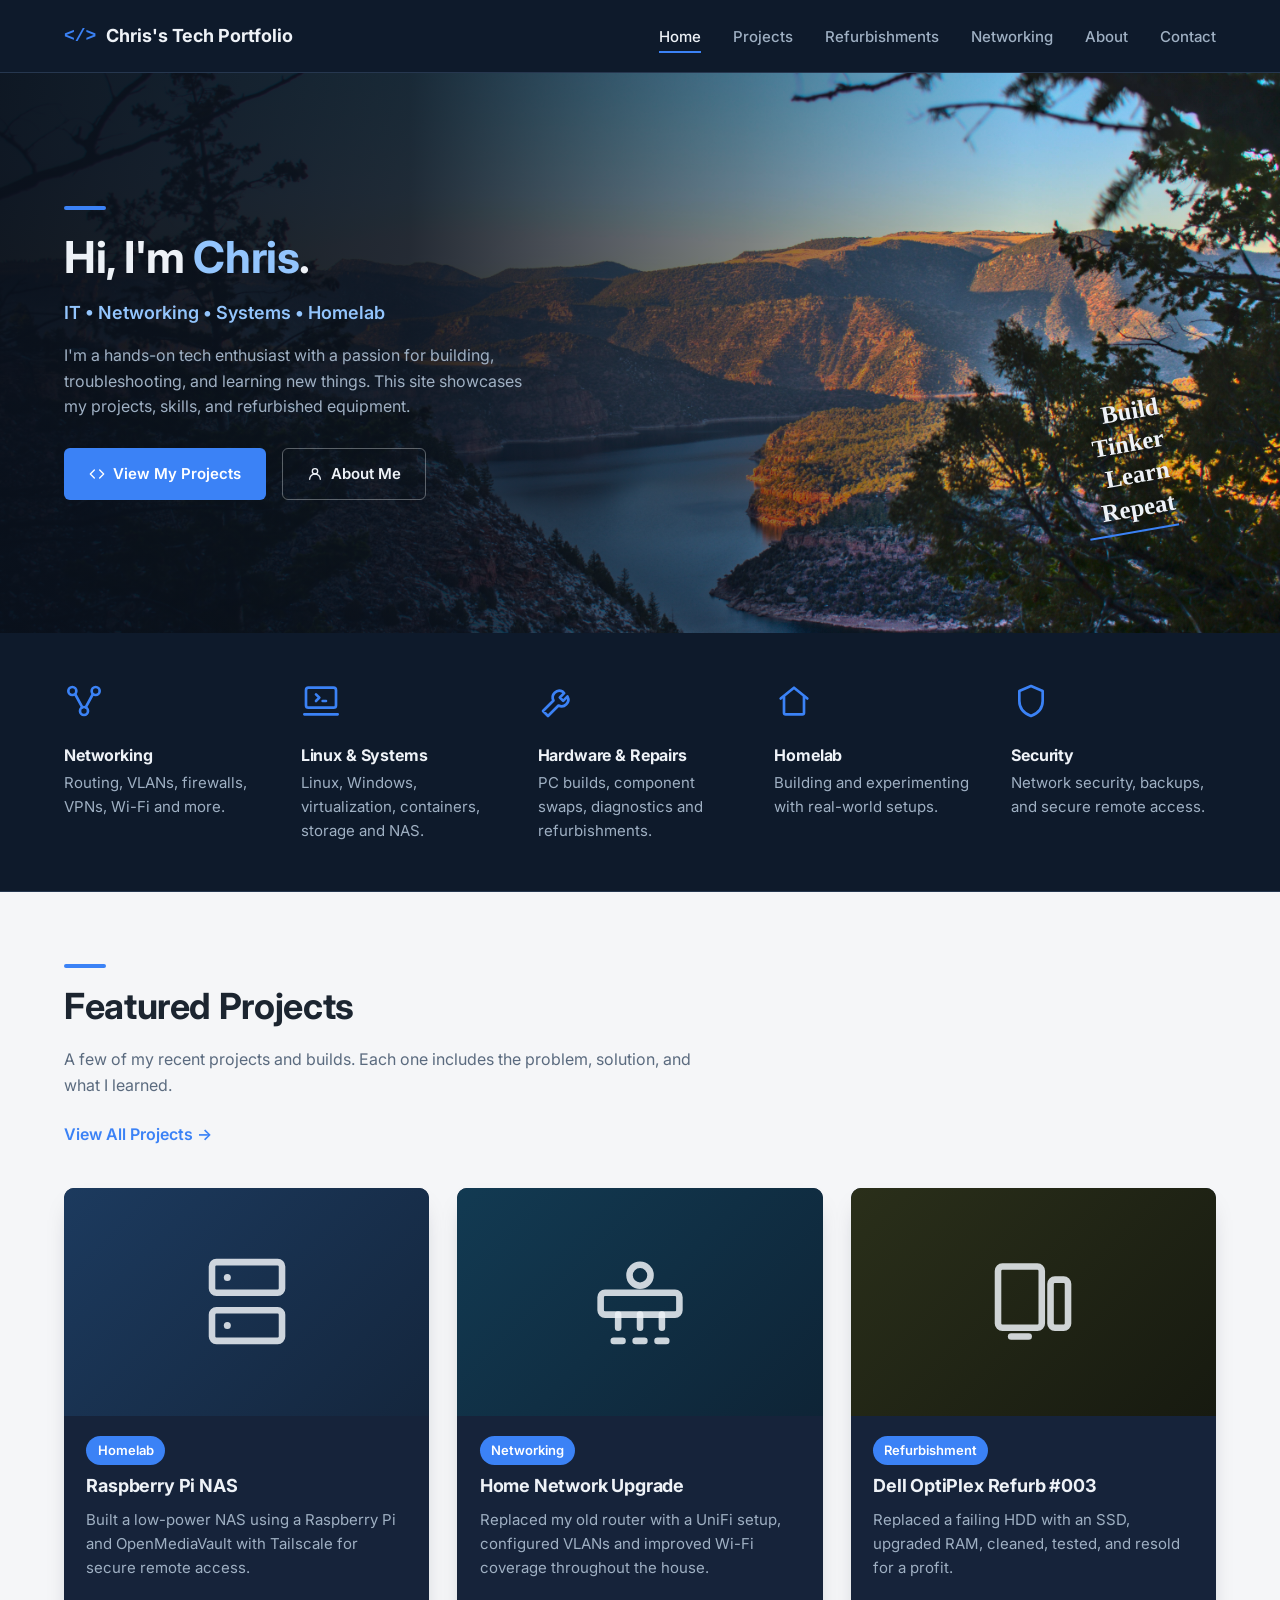
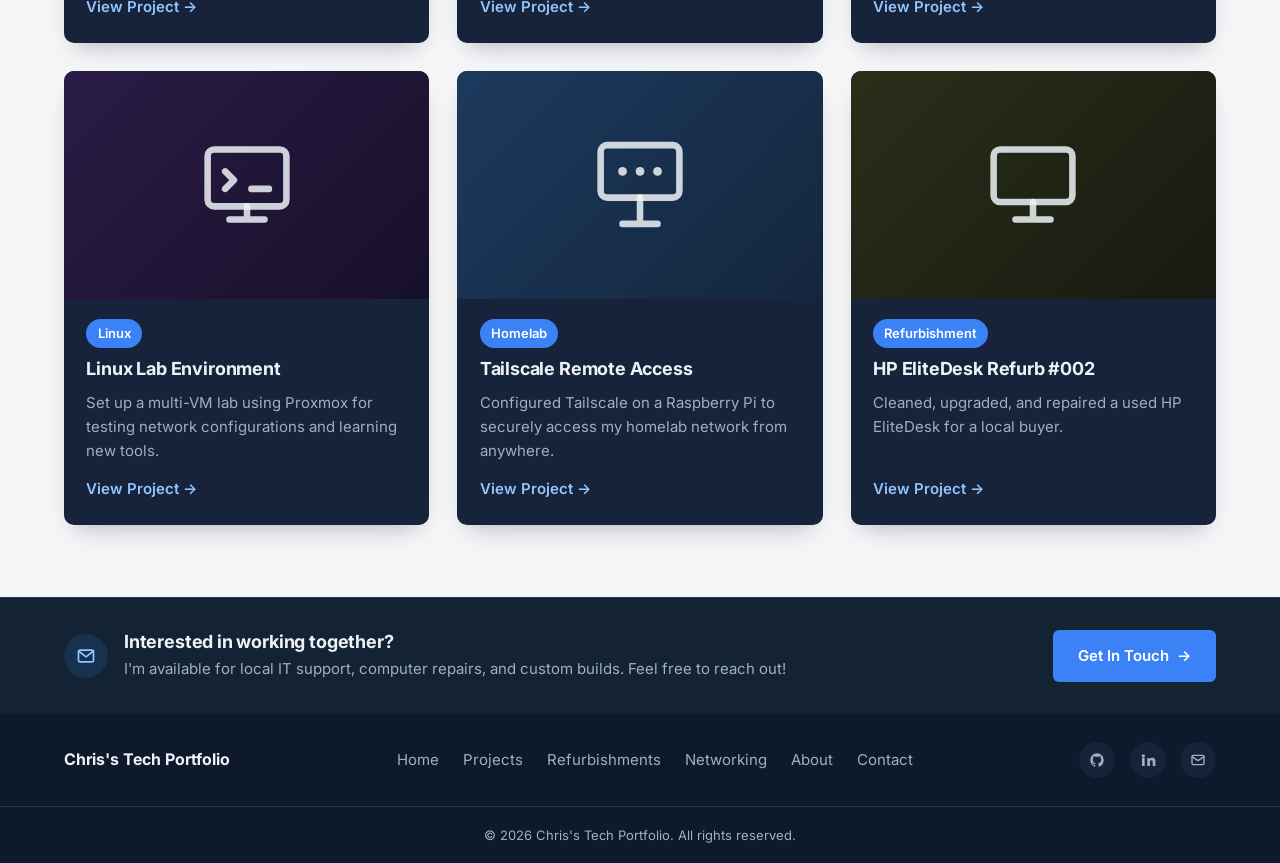
<file: index.html>
<!DOCTYPE html>
<html lang="en">
<head>
  <meta charset="UTF-8" />
  <meta name="viewport" content="width=device-width, initial-scale=1.0" />
  <title>Chris's Tech Portfolio | IT, Networking &amp; Homelab Projects</title>
  <meta name="description" content="Hands-on IT enthusiast showcasing homelab builds, networking projects, and PC refurbishments." />
  <link rel="preconnect" href="https://fonts.googleapis.com" />
  <link rel="preconnect" href="https://fonts.gstatic.com" crossorigin />
  <link href="https://fonts.googleapis.com/css2?family=Inter:wght@400;500;600;700&display=swap" rel="stylesheet" />
  <link rel="stylesheet" href="css/style.css" />
</head>
<body data-page="home">

  <!-- Navbar gets injected here by js/include.js -->
  <header id="navbar-placeholder" class="site-header"></header>

  <main>

    <!-- ============ HERO ============ -->
    <section class="hero">
      <!--
        Full-bleed hero photo. Replace the src below with your own image
        (recommended: at least 1600px wide, landscape orientation).
      -->
      <img class="hero-bg" src="images/BCL_4024.jpg" alt="Chris working on a homelab server rack" />
      <div class="hero-overlay" aria-hidden="true"></div>

      <div class="container hero-inner">
        <div class="hero-content">
          <div class="hero-eyebrow" aria-hidden="true"></div>
          <h1>Hi, I'm <span class="accent">Chris</span>.</h1>
          <p class="hero-tagline">IT &bull; Networking &bull; Systems &bull; Homelab</p>
          <p class="hero-desc">
            I'm a hands-on tech enthusiast with a passion for building, troubleshooting,
            and learning new things. This site showcases my projects, skills, and
            refurbished equipment.
          </p>
          <div class="hero-actions">
            <a href="projects.html" class="btn btn-primary">
              <svg viewBox="0 0 24 24" width="16" height="16" fill="none" stroke="currentColor" stroke-width="2" aria-hidden="true"><polyline points="16 18 22 12 16 6" stroke-linecap="round" stroke-linejoin="round"/><polyline points="8 6 2 12 8 18" stroke-linecap="round" stroke-linejoin="round"/></svg>
              View My Projects
            </a>
            <a href="about.html" class="btn btn-outline">
              <svg viewBox="0 0 24 24" width="16" height="16" fill="none" stroke="currentColor" stroke-width="2" aria-hidden="true"><circle cx="12" cy="8" r="4"/><path d="M4 20c0-4.4 3.6-8 8-8s8 3.6 8 8" stroke-linecap="round"/></svg>
              About Me
            </a>
          </div>
        </div>

        <p class="hero-scribble">
          Build<br />Tinker<br />Learn<br />Repeat
          <span class="underline" aria-hidden="true"></span>
        </p>
      </div>
    </section>

    

    <!-- ============ SERVICES STRIP ============ -->
    <section class="services-strip">
      <div class="container services-grid">

        <div class="service-item">
          <svg class="service-icon" viewBox="0 0 24 24" fill="none" stroke="currentColor" stroke-width="1.6" aria-hidden="true">
            <circle cx="5" cy="6" r="2.4"/><circle cx="19" cy="6" r="2.4"/><circle cx="12" cy="18" r="2.4"/>
            <path d="M6.8 8.1 11 15.8M17.2 8.1 13 15.8" stroke-linecap="round"/>
          </svg>
          <h3>Networking</h3>
          <p>Routing, VLANs, firewalls, VPNs, Wi-Fi and more.</p>
        </div>

        <div class="service-item">
          <svg class="service-icon" viewBox="0 0 24 24" fill="none" stroke="currentColor" stroke-width="1.6" aria-hidden="true">
            <rect x="3" y="4" width="18" height="12" rx="1.5"/>
            <path d="M2 20h20M9 8l2 2-2 2M13 12h2" stroke-linecap="round" stroke-linejoin="round"/>
          </svg>
          <h3>Linux &amp; Systems</h3>
          <p>Linux, Windows, virtualization, containers, storage and NAS.</p>
        </div>

        <div class="service-item">
          <svg class="service-icon" viewBox="0 0 24 24" fill="none" stroke="currentColor" stroke-width="1.6" aria-hidden="true">
            <path d="M14.7 6.3a4 4 0 0 0-5.4 5.4L3 18l3 3 6.3-6.3a4 4 0 0 0 5.4-5.4l-2.6 2.6-2-2 2.6-2.6Z" stroke-linejoin="round"/>
          </svg>
          <h3>Hardware &amp; Repairs</h3>
          <p>PC builds, component swaps, diagnostics and refurbishments.</p>
        </div>

        <div class="service-item">
          <svg class="service-icon" viewBox="0 0 24 24" fill="none" stroke="currentColor" stroke-width="1.6" aria-hidden="true">
            <path d="M4 10.5 12 4l8 6.5" stroke-linecap="round" stroke-linejoin="round"/>
            <path d="M6 9.5V19a1 1 0 0 0 1 1h10a1 1 0 0 0 1-1V9.5" stroke-linecap="round" stroke-linejoin="round"/>
          </svg>
          <h3>Homelab</h3>
          <p>Building and experimenting with real-world setups.</p>
        </div>

        <div class="service-item">
          <svg class="service-icon" viewBox="0 0 24 24" fill="none" stroke="currentColor" stroke-width="1.6" aria-hidden="true">
            <path d="M12 3l7 3v6c0 4.5-3 7.5-7 9-4-1.5-7-4.5-7-9V6l7-3Z" stroke-linejoin="round"/>
          </svg>
          <h3>Security</h3>
          <p>Network security, backups, and secure remote access.</p>
        </div>

      </div>
    </section>

    <!-- ============ FEATURED PROJECTS ============ -->
    <section class="section">
      <div class="container">
        <div class="section-heading section-heading-row">
          <div>
            <div class="eyebrow-rule" aria-hidden="true"></div>
            <h2>Featured Projects</h2>
            <p>A few of my recent projects and builds. Each one includes the problem, solution, and what I learned.</p>
          </div>
          <a href="projects.html" class="text-link">View All Projects &rarr;</a>
        </div>

        <div class="project-grid">

          <!-- Card 1 -->
          <article class="project-card" data-category="homelab">
            <div class="project-thumb thumb-homelab">
              <svg viewBox="0 0 24 24" fill="none" stroke="currentColor" stroke-width="1.5"><rect x="4" y="3" width="16" height="7" rx="1"/><rect x="4" y="14" width="16" height="7" rx="1"/><circle cx="7.5" cy="6.5" r="0.8" fill="currentColor" stroke="none"/><circle cx="7.5" cy="17.5" r="0.8" fill="currentColor" stroke="none"/></svg>
            </div>
            <div class="project-body">
              <span class="badge">Homelab</span>
              <h3>Raspberry Pi NAS</h3>
              <p>Built a low-power NAS using a Raspberry Pi and OpenMediaVault with Tailscale for secure remote access.</p>
              <a href="refurbishments.html" class="project-link">View Project &rarr;</a>
            </div>
          </article>

          <!-- Card 2 -->
          <article class="project-card" data-category="networking">
            <div class="project-thumb thumb-networking">
              <svg viewBox="0 0 24 24" fill="none" stroke="currentColor" stroke-width="1.5"><rect x="3" y="10" width="18" height="5" rx="1"/><path d="M7 15v3M12 15v3M17 15v3M6 21h2M11 21h2M16 21h2" stroke-linecap="round"/><circle cx="12" cy="6" r="2.4"/></svg>
            </div>
            <div class="project-body">
              <span class="badge">Networking</span>
              <h3>Home Network Upgrade</h3>
              <p>Replaced my old router with a UniFi setup, configured VLANs and improved Wi-Fi coverage throughout the house.</p>
              <a href="networking.html" class="project-link">View Project &rarr;</a>
            </div>
          </article>

          <!-- Card 3 -->
          <article class="project-card" data-category="refurbishment">
            <div class="project-thumb thumb-refurb">
              <svg viewBox="0 0 24 24" fill="none" stroke="currentColor" stroke-width="1.5"><rect x="4" y="4" width="10" height="14" rx="1"/><rect x="16" y="7" width="4" height="11" rx="1"/><path d="M7 20h4" stroke-linecap="round"/></svg>
            </div>
            <div class="project-body">
              <span class="badge">Refurbishment</span>
              <h3>Dell OptiPlex Refurb #003</h3>
              <p>Replaced a failing HDD with an SSD, upgraded RAM, cleaned, tested, and resold for a profit.</p>
              <a href="refurbishments.html" class="project-link">View Project &rarr;</a>
            </div>
          </article>

          <!-- Card 4 -->
          <article class="project-card" data-category="linux">
            <div class="project-thumb thumb-linux">
              <svg viewBox="0 0 24 24" fill="none" stroke="currentColor" stroke-width="1.5"><rect x="3" y="4" width="18" height="13" rx="1.5"/><path d="M8 20h8M12 17v3" stroke-linecap="round"/><path d="M7 9l2 2-2 2M13 13h4" stroke-linecap="round" stroke-linejoin="round"/></svg>
            </div>
            <div class="project-body">
              <span class="badge">Linux</span>
              <h3>Linux Lab Environment</h3>
              <p>Set up a multi-VM lab using Proxmox for testing network configurations and learning new tools.</p>
              <a href="networking.html" class="project-link">View Project &rarr;</a>
            </div>
          </article>

          <!-- Card 5 -->
          <article class="project-card" data-category="homelab">
            <div class="project-thumb thumb-homelab">
              <svg viewBox="0 0 24 24" fill="none" stroke="currentColor" stroke-width="1.5"><rect x="3" y="3" width="18" height="12" rx="1.5"/><path d="M8 21h8M12 15v6" stroke-linecap="round"/><circle cx="8" cy="9" r="1" fill="currentColor" stroke="none"/><circle cx="12" cy="9" r="1" fill="currentColor" stroke="none"/><circle cx="16" cy="9" r="1" fill="currentColor" stroke="none"/></svg>
            </div>
            <div class="project-body">
              <span class="badge">Homelab</span>
              <h3>Tailscale Remote Access</h3>
              <p>Configured Tailscale on a Raspberry Pi to securely access my homelab network from anywhere.</p>
              <a href="networking.html" class="project-link">View Project &rarr;</a>
            </div>
          </article>

          <!-- Card 6 -->
          <article class="project-card" data-category="refurbishment">
            <div class="project-thumb thumb-refurb">
              <svg viewBox="0 0 24 24" fill="none" stroke="currentColor" stroke-width="1.5"><rect x="3" y="4" width="18" height="12" rx="1.5"/><path d="M8 20h8M12 16v4" stroke-linecap="round"/></svg>
            </div>
            <div class="project-body">
              <span class="badge">Refurbishment</span>
              <h3>HP EliteDesk Refurb #002</h3>
              <p>Cleaned, upgraded, and repaired a used HP EliteDesk for a local buyer.</p>
              <a href="refurbishments.html" class="project-link">View Project &rarr;</a>
            </div>
          </article>

        </div>
      </div>
    </section>

  </main>

  <!-- CTA banner + footer get injected here by js/include.js -->
  <div id="footer-placeholder"></div>

  <script src="js/include.js"></script>
  <script src="js/main.js"></script>
</body>
</html>
</file>
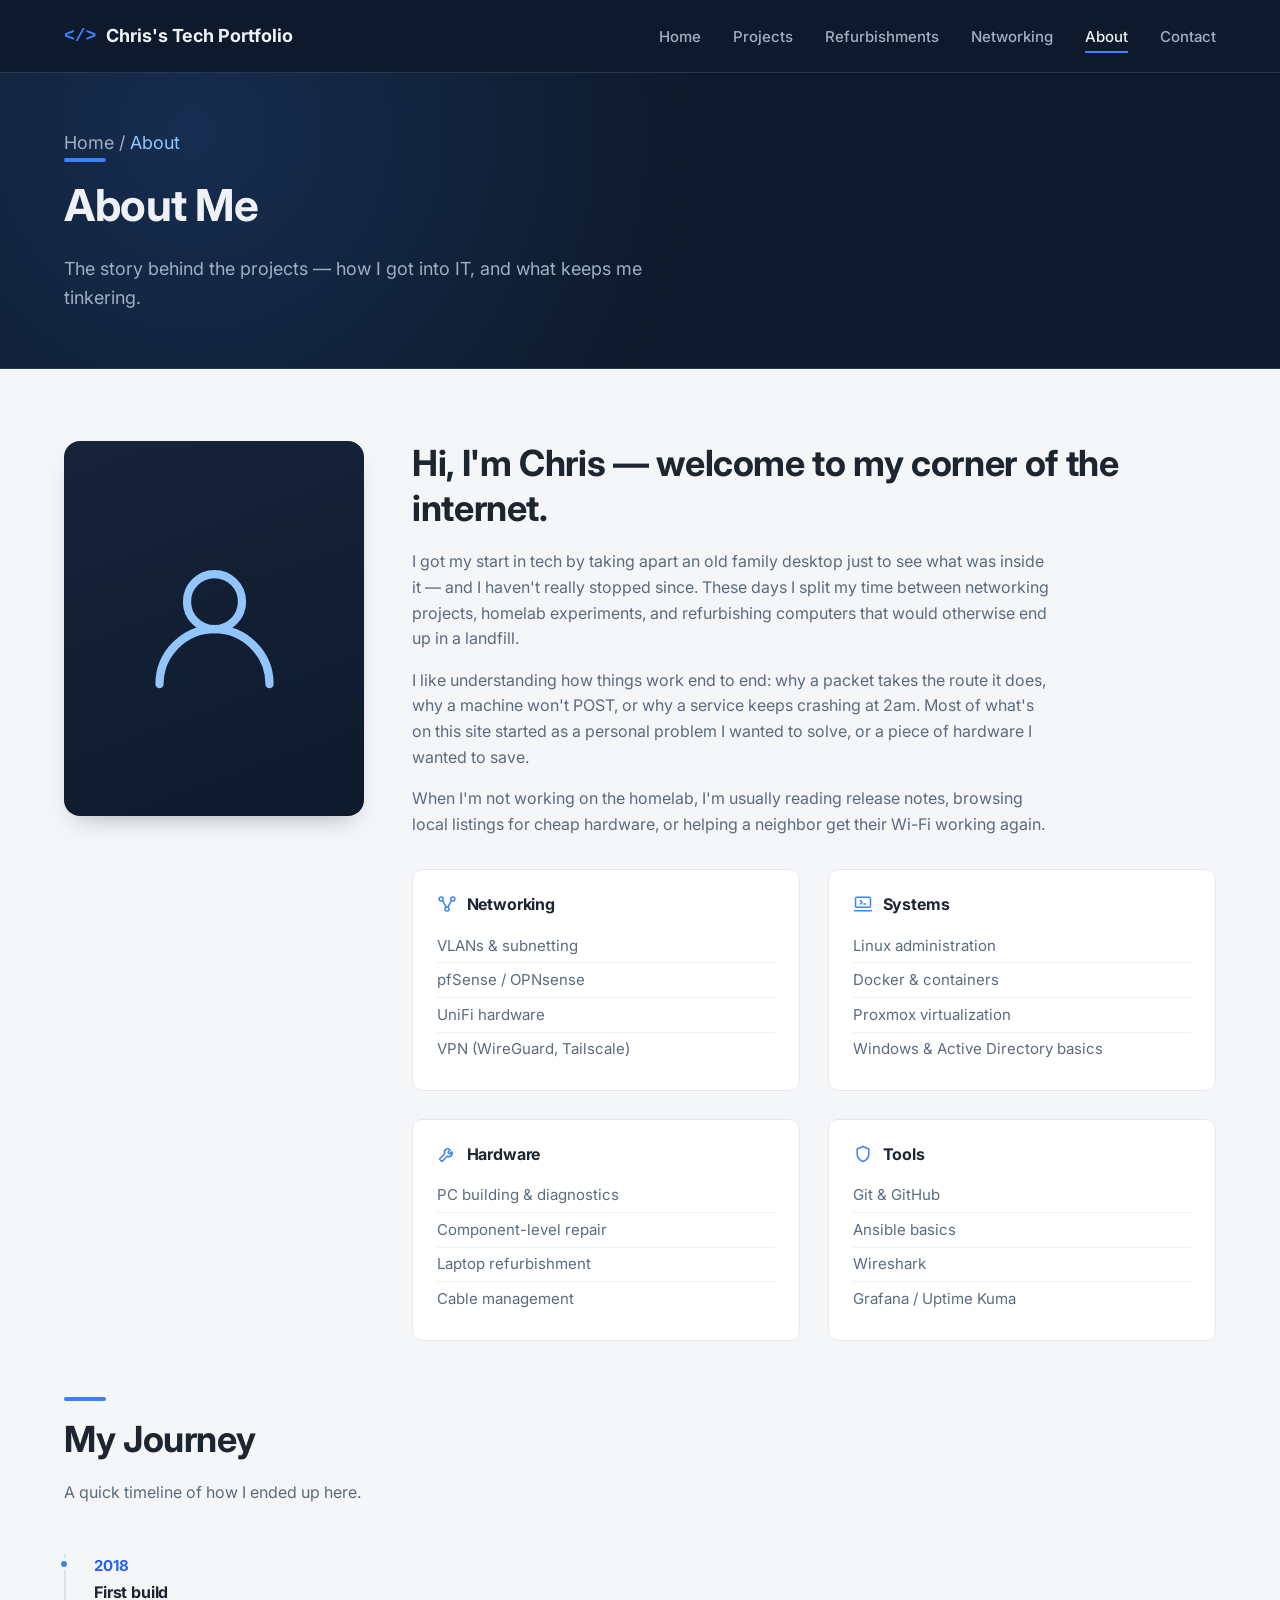
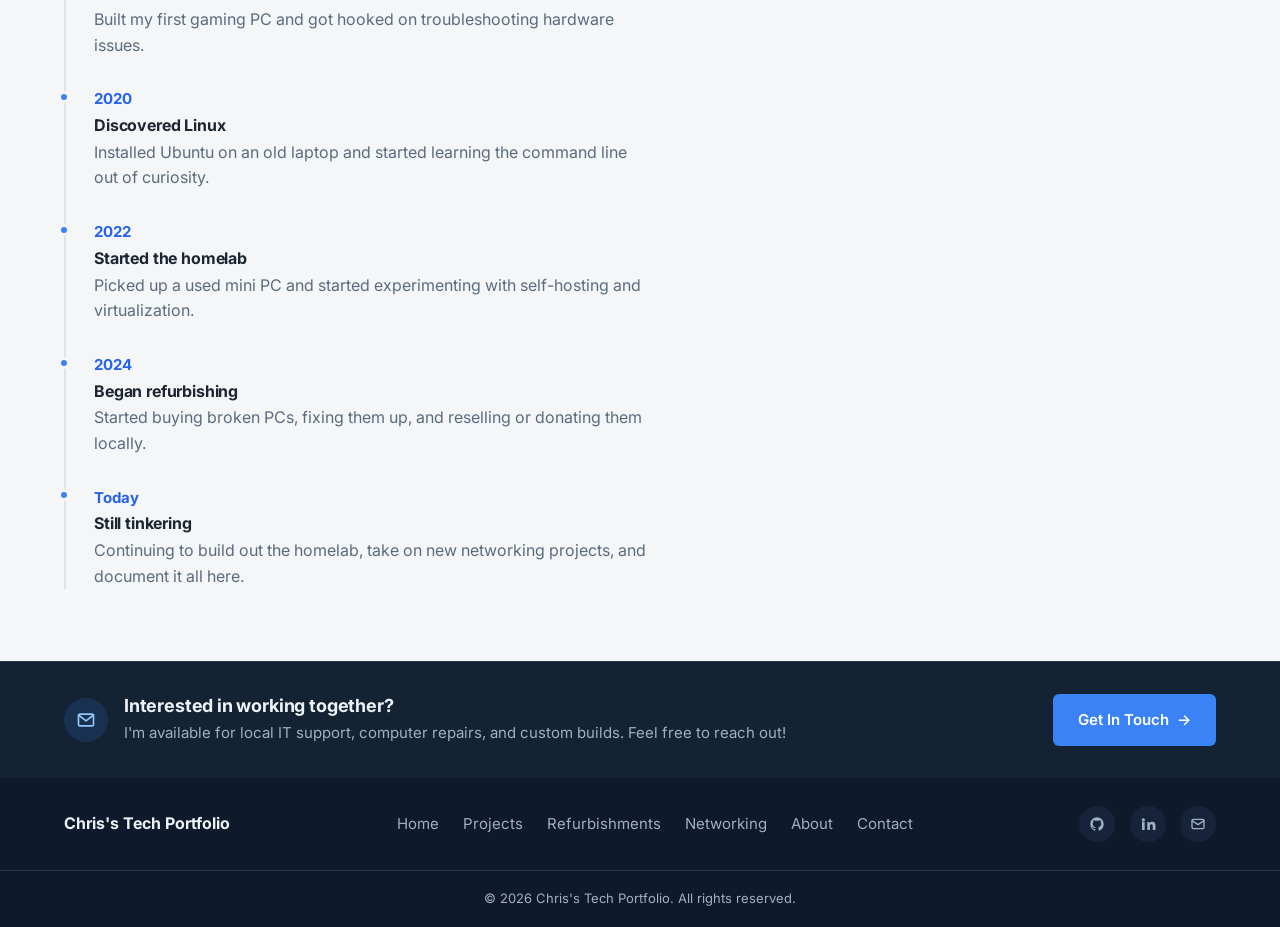
<file: about.html>
<!DOCTYPE html>
<html lang="en">
<head>
  <meta charset="UTF-8" />
  <meta name="viewport" content="width=device-width, initial-scale=1.0" />
  <title>About | Chris's Tech Portfolio</title>
  <meta name="description" content="A bit about Ben's background, skills, and how he got into IT and homelabbing." />
  <link rel="preconnect" href="https://fonts.googleapis.com" />
  <link rel="preconnect" href="https://fonts.gstatic.com" crossorigin />
  <link href="https://fonts.googleapis.com/css2?family=Inter:wght@400;500;600;700&display=swap" rel="stylesheet" />
  <link rel="stylesheet" href="css/style.css" />
</head>
<body data-page="about">

  <header id="navbar-placeholder" class="site-header"></header>

  <main>

    <section class="page-banner">
      <div class="container">
        <p class="breadcrumb"><a href="index.html">Home</a> / <span>About</span></p>
        <div class="eyebrow-rule" aria-hidden="true"></div>
        <h1>About Me</h1>
        <p>The story behind the projects — how I got into IT, and what keeps me tinkering.</p>
      </div>
    </section>

    <section class="section">
      <div class="container about-grid">

        <div class="about-photo">
          <!-- Swap this SVG placeholder for a real photo: <img src="images/ben.jpg" alt="Ben"> -->
          <svg viewBox="0 0 24 24" fill="none" stroke="currentColor" stroke-width="1.2" aria-hidden="true">
            <circle cx="12" cy="8" r="4"/>
            <path d="M4 20c0-4.4 3.6-8 8-8s8 3.6 8 8" stroke-linecap="round"/>
          </svg>
        </div>

        <div class="about-intro">
          <h2>Hi, I'm Chris &mdash; welcome to my corner of the internet.</h2>
          <p>
            I got my start in tech by taking apart an old family desktop just to see what
            was inside it — and I haven't really stopped since. These days I split my time
            between networking projects, homelab experiments, and refurbishing computers
            that would otherwise end up in a landfill.
          </p>
          <p>
            I like understanding how things work end to end: why a packet takes the route it
            does, why a machine won't POST, or why a service keeps crashing at 2am. Most of
            what's on this site started as a personal problem I wanted to solve, or a piece
            of hardware I wanted to save.
          </p>
          <p>
            When I'm not working on the homelab, I'm usually reading release notes, browsing
            local listings for cheap hardware, or helping a neighbor get their Wi-Fi working
            again.
          </p>

          <div class="skills-columns">
            <div class="skill-group">
              <h3>
                <svg viewBox="0 0 24 24" fill="none" stroke="currentColor" stroke-width="1.8"><circle cx="5" cy="6" r="2.4"/><circle cx="19" cy="6" r="2.4"/><circle cx="12" cy="18" r="2.4"/><path d="M6.8 8.1 11 15.8M17.2 8.1 13 15.8" stroke-linecap="round"/></svg>
                Networking
              </h3>
              <ul>
                <li>VLANs &amp; subnetting</li>
                <li>pfSense / OPNsense</li>
                <li>UniFi hardware</li>
                <li>VPN (WireGuard, Tailscale)</li>
              </ul>
            </div>

            <div class="skill-group">
              <h3>
                <svg viewBox="0 0 24 24" fill="none" stroke="currentColor" stroke-width="1.8"><rect x="3" y="4" width="18" height="12" rx="1.5"/><path d="M2 20h20M9 8l2 2-2 2M13 12h2" stroke-linecap="round" stroke-linejoin="round"/></svg>
                Systems
              </h3>
              <ul>
                <li>Linux administration</li>
                <li>Docker &amp; containers</li>
                <li>Proxmox virtualization</li>
                <li>Windows &amp; Active Directory basics</li>
              </ul>
            </div>

            <div class="skill-group">
              <h3>
                <svg viewBox="0 0 24 24" fill="none" stroke="currentColor" stroke-width="1.8"><path d="M14.7 6.3a4 4 0 0 0-5.4 5.4L3 18l3 3 6.3-6.3a4 4 0 0 0 5.4-5.4l-2.6 2.6-2-2 2.6-2.6Z" stroke-linejoin="round"/></svg>
                Hardware
              </h3>
              <ul>
                <li>PC building &amp; diagnostics</li>
                <li>Component-level repair</li>
                <li>Laptop refurbishment</li>
                <li>Cable management</li>
              </ul>
            </div>

            <div class="skill-group">
              <h3>
                <svg viewBox="0 0 24 24" fill="none" stroke="currentColor" stroke-width="1.8"><path d="M12 3l7 3v6c0 4.5-3 7.5-7 9-4-1.5-7-4.5-7-9V6l7-3Z" stroke-linejoin="round"/></svg>
                Tools
              </h3>
              <ul>
                <li>Git &amp; GitHub</li>
                <li>Ansible basics</li>
                <li>Wireshark</li>
                <li>Grafana / Uptime Kuma</li>
              </ul>
            </div>
          </div>
        </div>
      </div>

      <div class="container">
        <div class="section-heading" style="margin-top:3.5rem;">
          <div class="eyebrow-rule" aria-hidden="true"></div>
          <h2>My Journey</h2>
          <p>A quick timeline of how I ended up here.</p>
        </div>

        <div class="timeline">
          <div class="timeline-item">
            <span class="timeline-year">2018</span>
            <h4>First build</h4>
            <p>Built my first gaming PC and got hooked on troubleshooting hardware issues.</p>
          </div>
          <div class="timeline-item">
            <span class="timeline-year">2020</span>
            <h4>Discovered Linux</h4>
            <p>Installed Ubuntu on an old laptop and started learning the command line out of curiosity.</p>
          </div>
          <div class="timeline-item">
            <span class="timeline-year">2022</span>
            <h4>Started the homelab</h4>
            <p>Picked up a used mini PC and started experimenting with self-hosting and virtualization.</p>
          </div>
          <div class="timeline-item">
            <span class="timeline-year">2024</span>
            <h4>Began refurbishing</h4>
            <p>Started buying broken PCs, fixing them up, and reselling or donating them locally.</p>
          </div>
          <div class="timeline-item">
            <span class="timeline-year">Today</span>
            <h4>Still tinkering</h4>
            <p>Continuing to build out the homelab, take on new networking projects, and document it all here.</p>
          </div>
        </div>
      </div>
    </section>

  </main>

  <div id="footer-placeholder"></div>

  <script src="js/include.js"></script>
  <script src="js/main.js"></script>
</body>
</html>
</file>
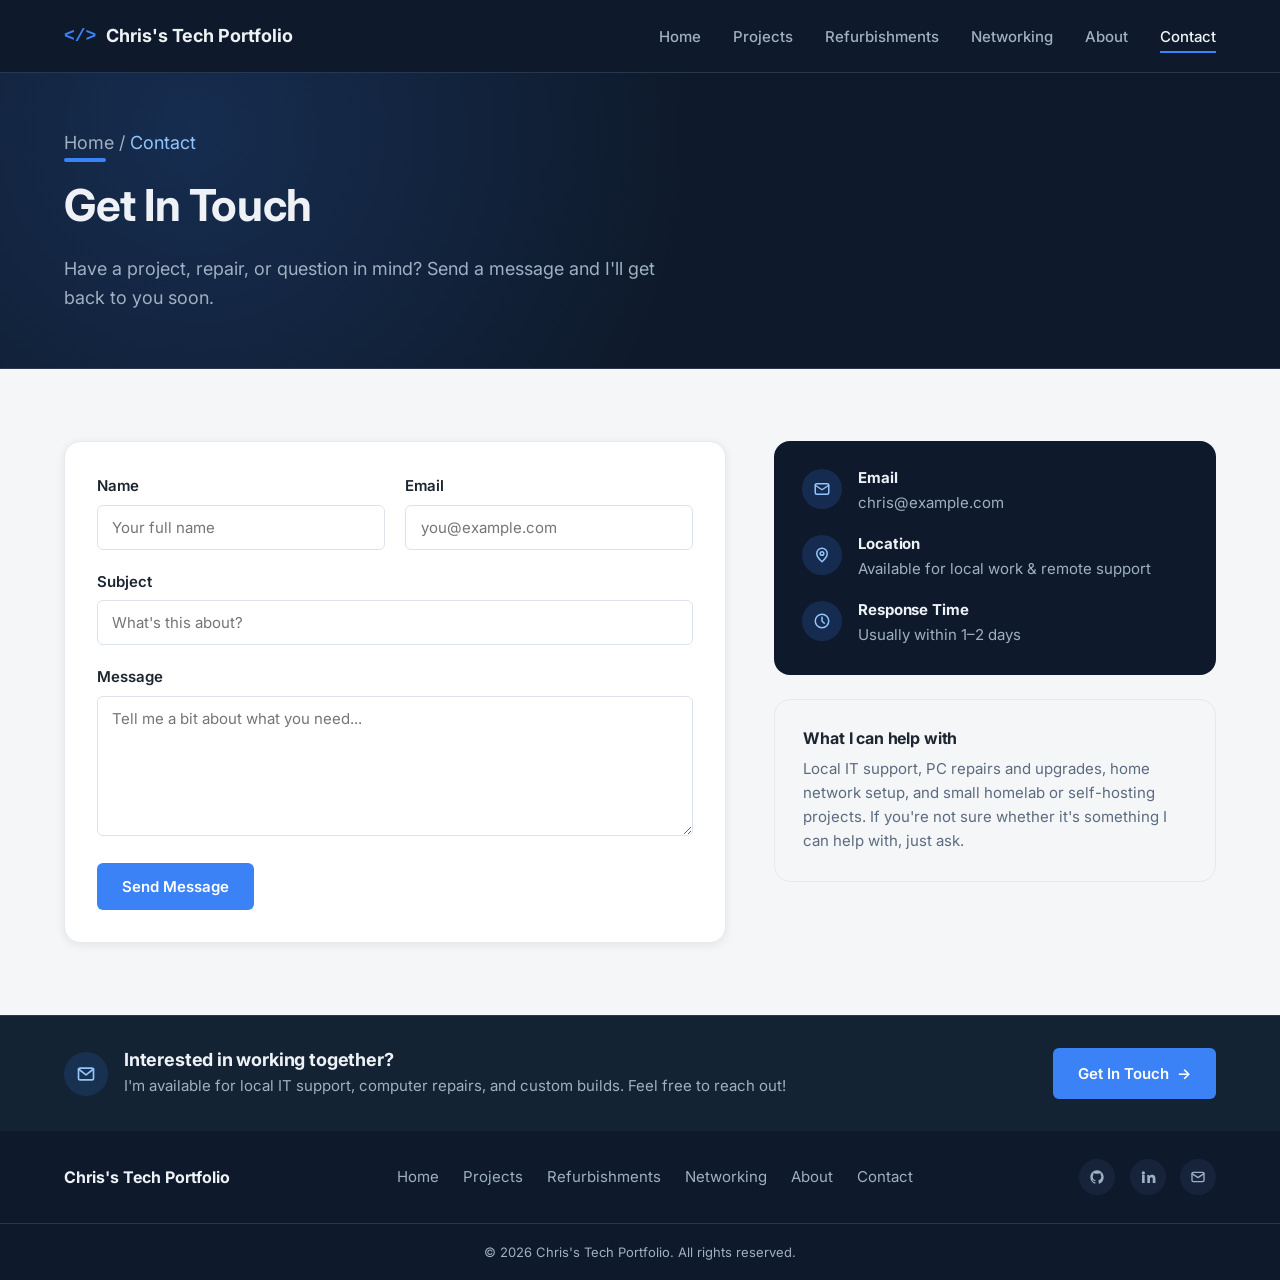
<file: contact.html>
<!DOCTYPE html>
<html lang="en">
<head>
  <meta charset="UTF-8" />
  <meta name="viewport" content="width=device-width, initial-scale=1.0" />
  <title>Contact | Ben's Tech Portfolio</title>
  <meta name="description" content="Get in touch with Ben for IT support, repairs, or custom builds." />
  <link rel="preconnect" href="https://fonts.googleapis.com" />
  <link rel="preconnect" href="https://fonts.gstatic.com" crossorigin />
  <link href="https://fonts.googleapis.com/css2?family=Inter:wght@400;500;600;700&display=swap" rel="stylesheet" />
  <link rel="stylesheet" href="css/style.css" />
</head>
<body data-page="contact">

  <header id="navbar-placeholder" class="site-header"></header>

  <main>

    <section class="page-banner">
      <div class="container">
        <p class="breadcrumb"><a href="index.html">Home</a> / <span>Contact</span></p>
        <div class="eyebrow-rule" aria-hidden="true"></div>
        <h1>Get In Touch</h1>
        <p>Have a project, repair, or question in mind? Send a message and I'll get back to you soon.</p>
      </div>
    </section>

    <section class="section">
      <div class="container contact-grid">

        <form class="contact-form" id="contactForm" novalidate>
          <div class="form-row">
            <div class="form-field">
              <label for="name">Name</label>
              <input type="text" id="name" name="name" placeholder="Your full name" />
              <p class="field-error">Please enter your name.</p>
            </div>
            <div class="form-field">
              <label for="email">Email</label>
              <input type="email" id="email" name="email" placeholder="you@example.com" />
              <p class="field-error">Please enter a valid email address.</p>
            </div>
          </div>

          <div class="form-field">
            <label for="subject">Subject</label>
            <input type="text" id="subject" name="subject" placeholder="What's this about?" />
            <p class="field-error">Please add a subject.</p>
          </div>

          <div class="form-field">
            <label for="message">Message</label>
            <textarea id="message" name="message" placeholder="Tell me a bit about what you need..."></textarea>
            <p class="field-error">Please write a short message.</p>
          </div>

          <button type="submit" class="btn btn-primary">Send Message</button>

          <p class="form-status" id="formStatus" role="status"></p>
        </form>

        <aside class="contact-info">
          <div class="contact-info-card">
            <div class="contact-info-item">
              <span class="info-icon">
                <svg viewBox="0 0 24 24" fill="none" stroke="currentColor" stroke-width="2"><rect x="3" y="5" width="18" height="14" rx="2"/><path d="M3 7l9 6 9-6" stroke-linecap="round" stroke-linejoin="round"/></svg>
              </span>
              <div>
                <h4>Email</h4>
                <p>chris@example.com</p>
              </div>
            </div>
            <div class="contact-info-item">
              <span class="info-icon">
                <svg viewBox="0 0 24 24" fill="none" stroke="currentColor" stroke-width="2"><path d="M12 21s-7-6.1-7-11a7 7 0 0 1 14 0c0 4.9-7 11-7 11Z" stroke-linejoin="round"/><circle cx="12" cy="10" r="2.4"/></svg>
              </span>
              <div>
                <h4>Location</h4>
                <p>Available for local work &amp; remote support</p>
              </div>
            </div>
            <div class="contact-info-item">
              <span class="info-icon">
                <svg viewBox="0 0 24 24" fill="none" stroke="currentColor" stroke-width="2"><circle cx="12" cy="12" r="9"/><path d="M12 7v5l3 3" stroke-linecap="round" stroke-linejoin="round"/></svg>
              </span>
              <div>
                <h4>Response Time</h4>
                <p>Usually within 1&ndash;2 days</p>
              </div>
            </div>
          </div>

          <div class="availability-card">
            <h4>What I can help with</h4>
            <p>
              Local IT support, PC repairs and upgrades, home network setup, and small
              homelab or self-hosting projects. If you're not sure whether it's something
              I can help with, just ask.
            </p>
          </div>
        </aside>

      </div>
    </section>

  </main>

  <div id="footer-placeholder"></div>

  <script src="js/include.js"></script>
  <script src="js/main.js"></script>
</body>
</html>
</file>
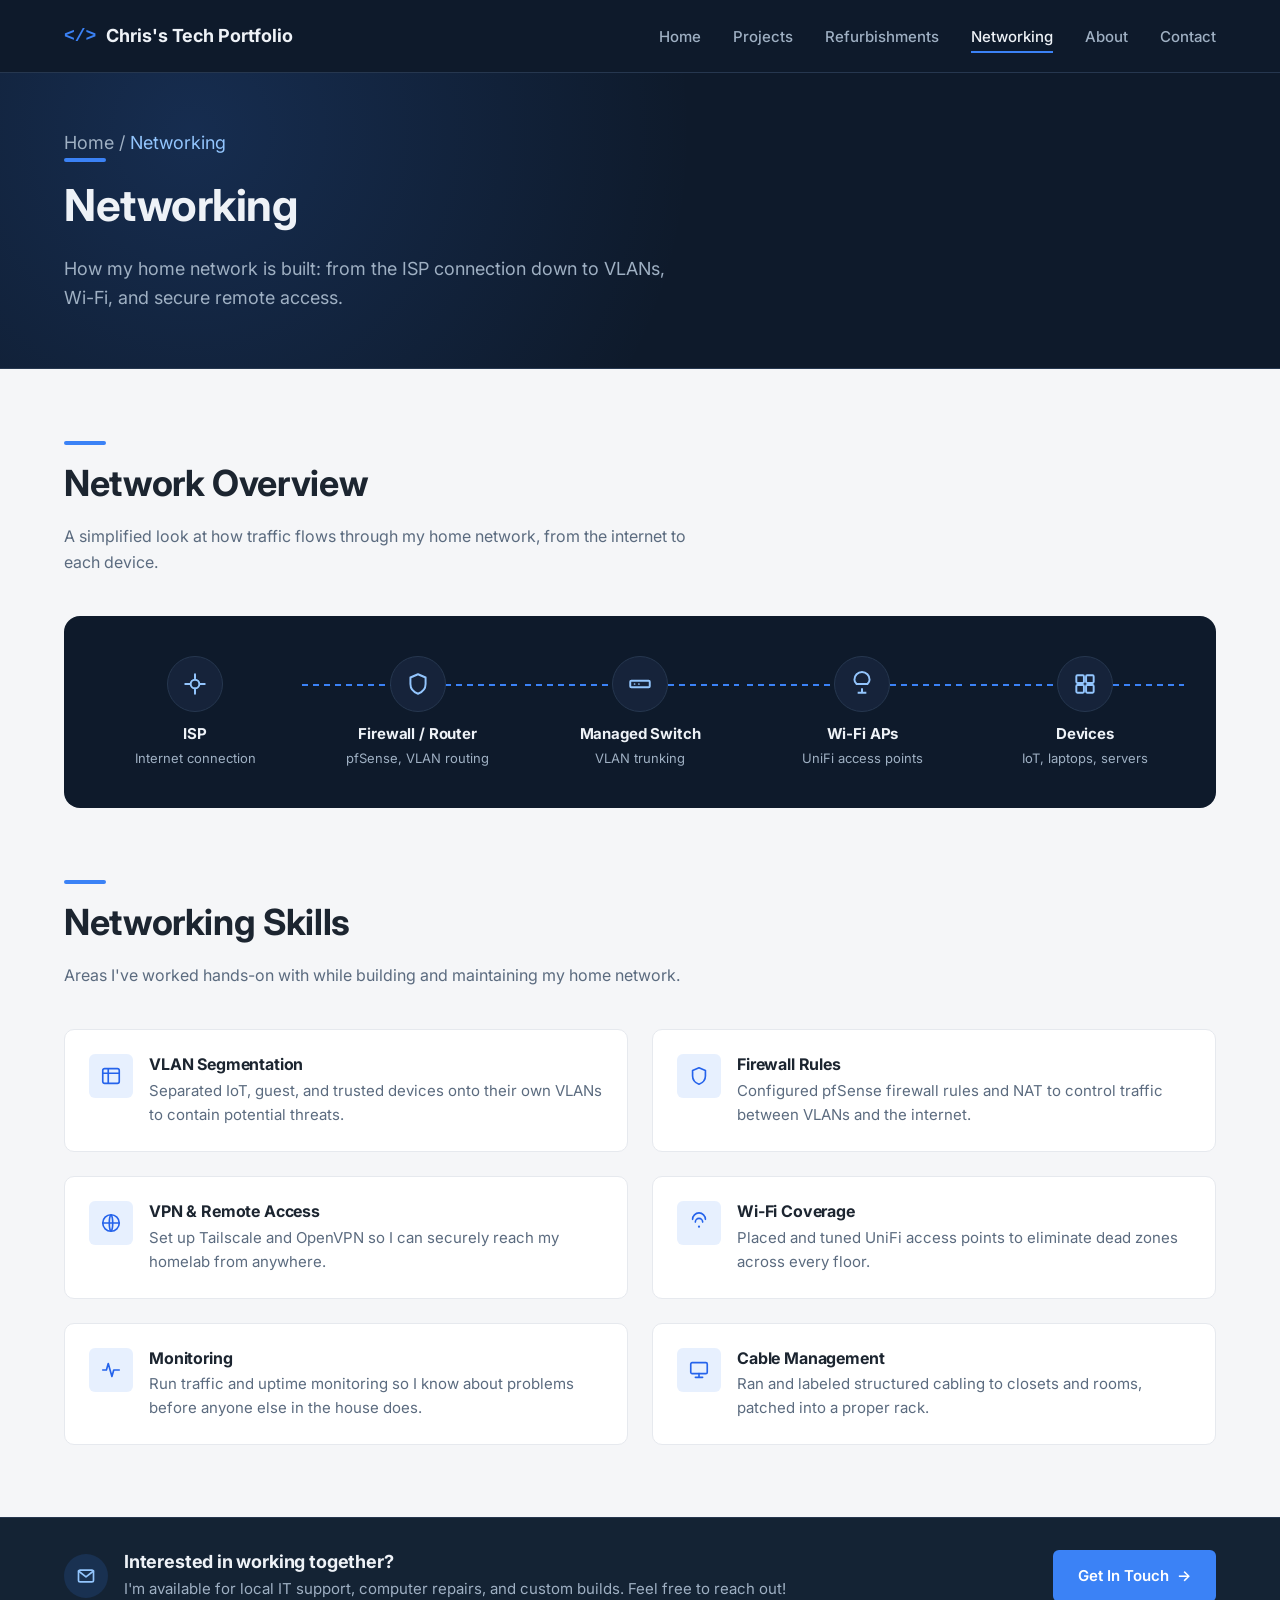
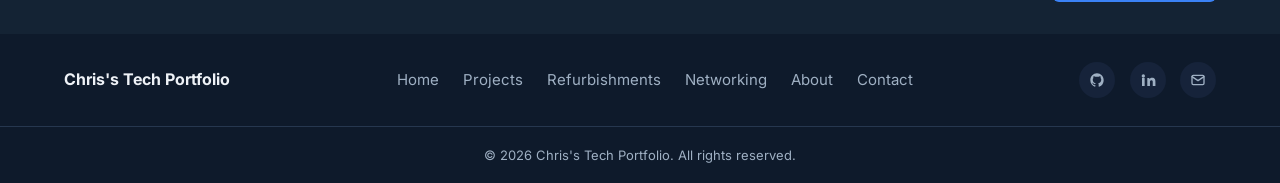
<file: networking.html>
<!DOCTYPE html>
<html lang="en">
<head>
  <meta charset="UTF-8" />
  <meta name="viewport" content="width=device-width, initial-scale=1.0" />
  <title>Networking | Ben's Tech Portfolio</title>
  <meta name="description" content="An overview of Ben's home network setup, from ISP to Wi-Fi coverage." />
  <link rel="preconnect" href="https://fonts.googleapis.com" />
  <link rel="preconnect" href="https://fonts.gstatic.com" crossorigin />
  <link href="https://fonts.googleapis.com/css2?family=Inter:wght@400;500;600;700&display=swap" rel="stylesheet" />
  <link rel="stylesheet" href="css/style.css" />
</head>
<body data-page="networking">

  <header id="navbar-placeholder" class="site-header"></header>

  <main>

    <section class="page-banner">
      <div class="container">
        <p class="breadcrumb"><a href="index.html">Home</a> / <span>Networking</span></p>
        <div class="eyebrow-rule" aria-hidden="true"></div>
        <h1>Networking</h1>
        <p>How my home network is built: from the ISP connection down to VLANs, Wi-Fi, and secure remote access.</p>
      </div>
    </section>

    <!-- ============ NETWORK DIAGRAM ============ -->
    <section class="section">
      <div class="container">
        <div class="section-heading">
          <div class="eyebrow-rule" aria-hidden="true"></div>
          <h2>Network Overview</h2>
          <p>A simplified look at how traffic flows through my home network, from the internet to each device.</p>
        </div>

        <div class="network-diagram">
          <div class="network-node">
            <div class="node-icon">
              <svg viewBox="0 0 24 24" fill="none" stroke="currentColor" stroke-width="1.8"><path d="M12 3v4M12 17v4M3 12h4M17 12h4" stroke-linecap="round"/><circle cx="12" cy="12" r="4"/></svg>
            </div>
            <h4>ISP</h4>
            <p>Internet connection</p>
          </div>
          <div class="network-node">
            <div class="node-icon">
              <svg viewBox="0 0 24 24" fill="none" stroke="currentColor" stroke-width="1.8"><path d="M12 3l7 3v6c0 4.5-3 7.5-7 9-4-1.5-7-4.5-7-9V6l7-3Z" stroke-linejoin="round"/></svg>
            </div>
            <h4>Firewall / Router</h4>
            <p>pfSense, VLAN routing</p>
          </div>
          <div class="network-node">
            <div class="node-icon">
              <svg viewBox="0 0 24 24" fill="none" stroke="currentColor" stroke-width="1.8"><rect x="3" y="9" width="18" height="6" rx="1"/><circle cx="7" cy="12" r="0.8" fill="currentColor" stroke="none"/><circle cx="11" cy="12" r="0.8" fill="currentColor" stroke="none"/></svg>
            </div>
            <h4>Managed Switch</h4>
            <p>VLAN trunking</p>
          </div>
          <div class="network-node">
            <div class="node-icon">
              <svg viewBox="0 0 24 24" fill="none" stroke="currentColor" stroke-width="1.8"><path d="M12 20v-4M8 20h8M5 8a7 7 0 0 1 14 0c0 2-1 3-2 4H7c-1-1-2-2-2-4Z" stroke-linejoin="round"/></svg>
            </div>
            <h4>Wi-Fi APs</h4>
            <p>UniFi access points</p>
          </div>
          <div class="network-node">
            <div class="node-icon">
              <svg viewBox="0 0 24 24" fill="none" stroke="currentColor" stroke-width="1.8"><rect x="4" y="4" width="7" height="7" rx="1"/><rect x="13" y="4" width="7" height="7" rx="1"/><rect x="4" y="13" width="7" height="7" rx="1"/><rect x="13" y="13" width="7" height="7" rx="1"/></svg>
            </div>
            <h4>Devices</h4>
            <p>IoT, laptops, servers</p>
          </div>
        </div>
      </div>
    </section>

    <!-- ============ NETWORKING SKILLS/FEATURES ============ -->
    <section class="section" style="padding-top:0;">
      <div class="container">
        <div class="section-heading">
          <div class="eyebrow-rule" aria-hidden="true"></div>
          <h2>Networking Skills</h2>
          <p>Areas I've worked hands-on with while building and maintaining my home network.</p>
        </div>

        <div class="network-feature-grid">

          <div class="network-feature">
            <div class="feature-icon">
              <svg viewBox="0 0 24 24" fill="none" stroke="currentColor" stroke-width="1.8"><rect x="3" y="4" width="18" height="16" rx="2"/><path d="M3 9h18M9 4v16" /></svg>
            </div>
            <div>
              <h3>VLAN Segmentation</h3>
              <p>Separated IoT, guest, and trusted devices onto their own VLANs to contain potential threats.</p>
            </div>
          </div>

          <div class="network-feature">
            <div class="feature-icon">
              <svg viewBox="0 0 24 24" fill="none" stroke="currentColor" stroke-width="1.8"><path d="M12 3l7 3v6c0 4.5-3 7.5-7 9-4-1.5-7-4.5-7-9V6l7-3Z" stroke-linejoin="round"/></svg>
            </div>
            <div>
              <h3>Firewall Rules</h3>
              <p>Configured pfSense firewall rules and NAT to control traffic between VLANs and the internet.</p>
            </div>
          </div>

          <div class="network-feature">
            <div class="feature-icon">
              <svg viewBox="0 0 24 24" fill="none" stroke="currentColor" stroke-width="1.8"><circle cx="12" cy="12" r="9"/><path d="M3 12h18M12 3c2.5 2.5 2.5 15.5 0 18M12 3c-2.5 2.5-2.5 15.5 0 18" /></svg>
            </div>
            <div>
              <h3>VPN &amp; Remote Access</h3>
              <p>Set up Tailscale and OpenVPN so I can securely reach my homelab from anywhere.</p>
            </div>
          </div>

          <div class="network-feature">
            <div class="feature-icon">
              <svg viewBox="0 0 24 24" fill="none" stroke="currentColor" stroke-width="1.8"><path d="M5 8a7 7 0 0 1 14 0M8 11a3.5 3.5 0 0 1 8 0" stroke-linecap="round"/><circle cx="12" cy="16" r="1.2" fill="currentColor" stroke="none"/></svg>
            </div>
            <div>
              <h3>Wi-Fi Coverage</h3>
              <p>Placed and tuned UniFi access points to eliminate dead zones across every floor.</p>
            </div>
          </div>

          <div class="network-feature">
            <div class="feature-icon">
              <svg viewBox="0 0 24 24" fill="none" stroke="currentColor" stroke-width="1.8"><path d="M3 12h4l2-7 4 14 2-7h6" stroke-linecap="round" stroke-linejoin="round"/></svg>
            </div>
            <div>
              <h3>Monitoring</h3>
              <p>Run traffic and uptime monitoring so I know about problems before anyone else in the house does.</p>
            </div>
          </div>

          <div class="network-feature">
            <div class="feature-icon">
              <svg viewBox="0 0 24 24" fill="none" stroke="currentColor" stroke-width="1.8"><rect x="3" y="4" width="18" height="12" rx="1.5"/><path d="M8 20h8M12 16v4" stroke-linecap="round"/></svg>
            </div>
            <div>
              <h3>Cable Management</h3>
              <p>Ran and labeled structured cabling to closets and rooms, patched into a proper rack.</p>
            </div>
          </div>

        </div>
      </div>
    </section>

  </main>

  <div id="footer-placeholder"></div>

  <script src="js/include.js"></script>
  <script src="js/main.js"></script>
</body>
</html>
</file>
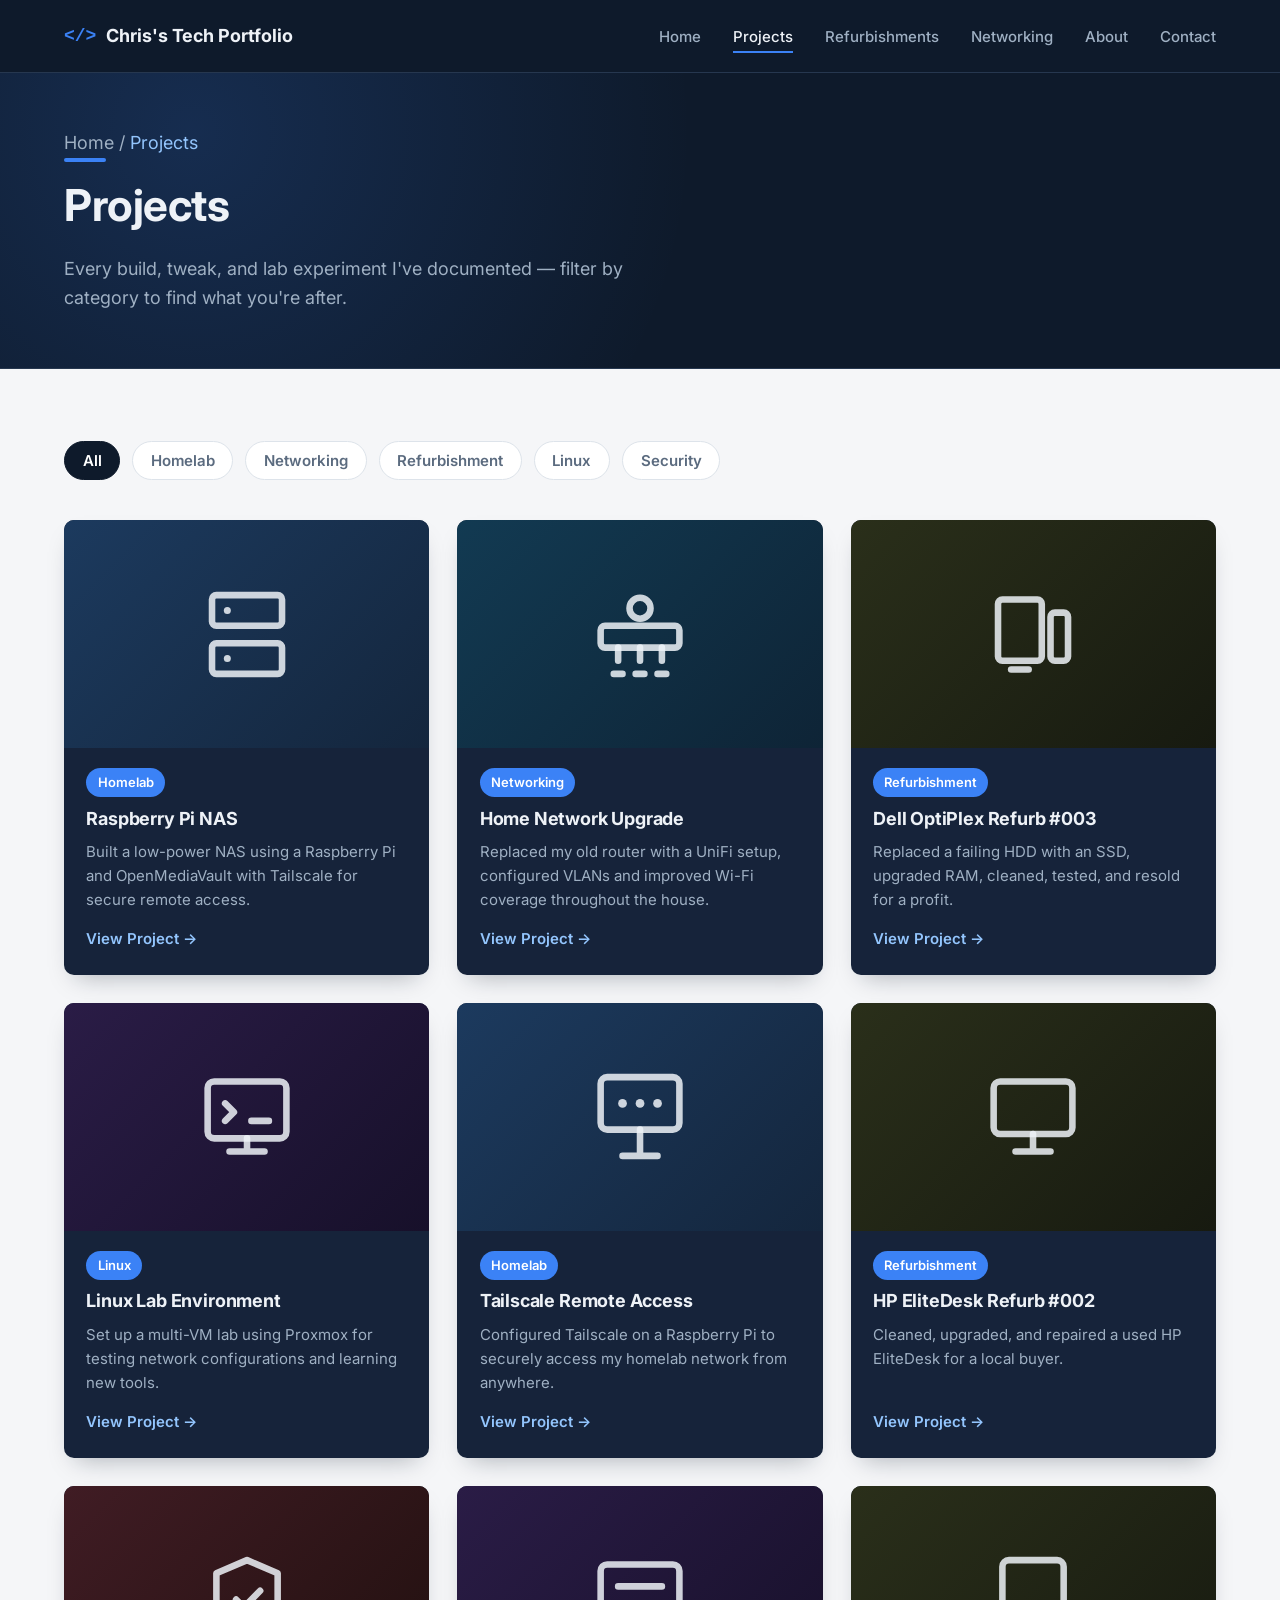
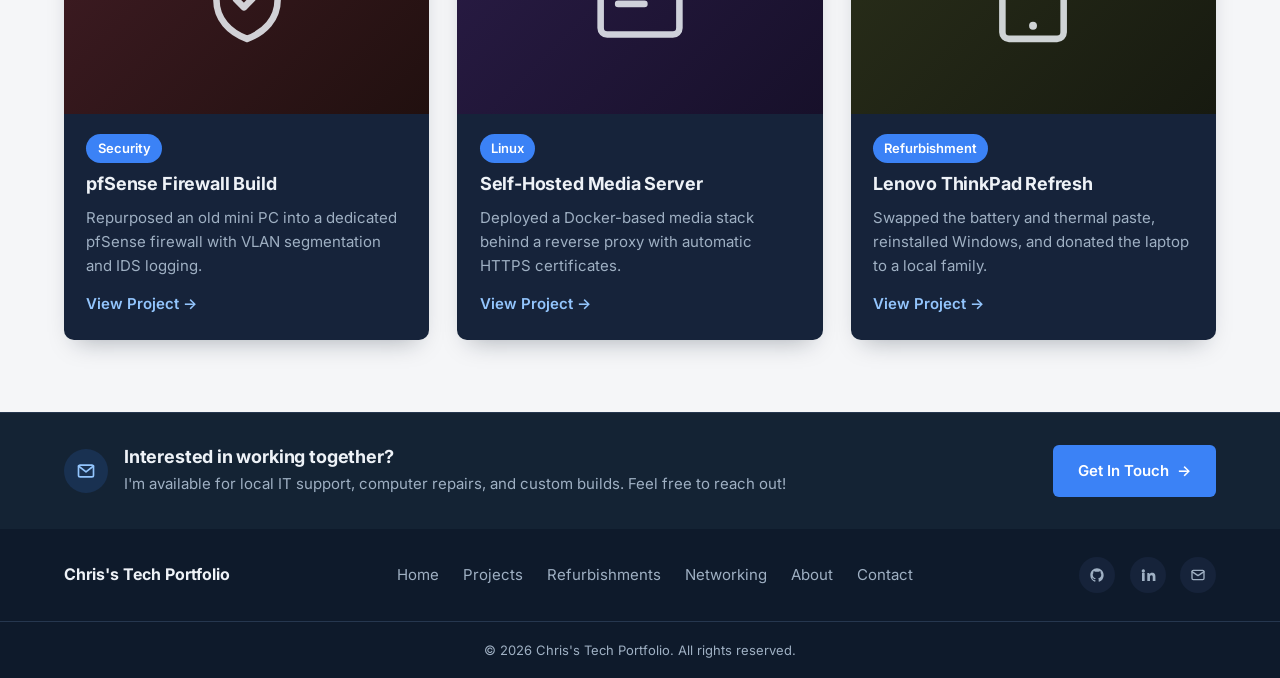
<file: projects.html>
<!DOCTYPE html>
<html lang="en">
<head>
  <meta charset="UTF-8" />
  <meta name="viewport" content="width=device-width, initial-scale=1.0" />
  <title>Projects | Ben's Tech Portfolio</title>
  <meta name="description" content="Browse Ben's homelab, networking, Linux, and refurbishment projects." />
  <link rel="preconnect" href="https://fonts.googleapis.com" />
  <link rel="preconnect" href="https://fonts.gstatic.com" crossorigin />
  <link href="https://fonts.googleapis.com/css2?family=Inter:wght@400;500;600;700&display=swap" rel="stylesheet" />
  <link rel="stylesheet" href="css/style.css" />
</head>
<body data-page="projects">

  <header id="navbar-placeholder" class="site-header"></header>

  <main>

    <section class="page-banner">
      <div class="container">
        <p class="breadcrumb"><a href="index.html">Home</a> / <span>Projects</span></p>
        <div class="eyebrow-rule" aria-hidden="true"></div>
        <h1>Projects</h1>
        <p>Every build, tweak, and lab experiment I've documented — filter by category to find what you're after.</p>
      </div>
    </section>

    <section class="section">
      <div class="container">

        <div class="filter-bar" role="group" aria-label="Filter projects by category">
          <button class="filter-btn active" data-filter="all">All</button>
          <button class="filter-btn" data-filter="homelab">Homelab</button>
          <button class="filter-btn" data-filter="networking">Networking</button>
          <button class="filter-btn" data-filter="refurbishment">Refurbishment</button>
          <button class="filter-btn" data-filter="linux">Linux</button>
          <button class="filter-btn" data-filter="security">Security</button>
        </div>

        <div class="project-grid">

          <article class="project-card" data-category="homelab">
            <div class="project-thumb thumb-homelab">
              <svg viewBox="0 0 24 24" fill="none" stroke="currentColor" stroke-width="1.5"><rect x="4" y="3" width="16" height="7" rx="1"/><rect x="4" y="14" width="16" height="7" rx="1"/><circle cx="7.5" cy="6.5" r="0.8" fill="currentColor" stroke="none"/><circle cx="7.5" cy="17.5" r="0.8" fill="currentColor" stroke="none"/></svg>
            </div>
            <div class="project-body">
              <span class="badge">Homelab</span>
              <h3>Raspberry Pi NAS</h3>
              <p>Built a low-power NAS using a Raspberry Pi and OpenMediaVault with Tailscale for secure remote access.</p>
              <a href="#" class="project-link">View Project &rarr;</a>
            </div>
          </article>

          <article class="project-card" data-category="networking">
            <div class="project-thumb thumb-networking">
              <svg viewBox="0 0 24 24" fill="none" stroke="currentColor" stroke-width="1.5"><rect x="3" y="10" width="18" height="5" rx="1"/><path d="M7 15v3M12 15v3M17 15v3M6 21h2M11 21h2M16 21h2" stroke-linecap="round"/><circle cx="12" cy="6" r="2.4"/></svg>
            </div>
            <div class="project-body">
              <span class="badge">Networking</span>
              <h3>Home Network Upgrade</h3>
              <p>Replaced my old router with a UniFi setup, configured VLANs and improved Wi-Fi coverage throughout the house.</p>
              <a href="networking.html" class="project-link">View Project &rarr;</a>
            </div>
          </article>

          <article class="project-card" data-category="refurbishment">
            <div class="project-thumb thumb-refurb">
              <svg viewBox="0 0 24 24" fill="none" stroke="currentColor" stroke-width="1.5"><rect x="4" y="4" width="10" height="14" rx="1"/><rect x="16" y="7" width="4" height="11" rx="1"/><path d="M7 20h4" stroke-linecap="round"/></svg>
            </div>
            <div class="project-body">
              <span class="badge">Refurbishment</span>
              <h3>Dell OptiPlex Refurb #003</h3>
              <p>Replaced a failing HDD with an SSD, upgraded RAM, cleaned, tested, and resold for a profit.</p>
              <a href="refurbishments.html" class="project-link">View Project &rarr;</a>
            </div>
          </article>

          <article class="project-card" data-category="linux">
            <div class="project-thumb thumb-linux">
              <svg viewBox="0 0 24 24" fill="none" stroke="currentColor" stroke-width="1.5"><rect x="3" y="4" width="18" height="13" rx="1.5"/><path d="M8 20h8M12 17v3" stroke-linecap="round"/><path d="M7 9l2 2-2 2M13 13h4" stroke-linecap="round" stroke-linejoin="round"/></svg>
            </div>
            <div class="project-body">
              <span class="badge">Linux</span>
              <h3>Linux Lab Environment</h3>
              <p>Set up a multi-VM lab using Proxmox for testing network configurations and learning new tools.</p>
              <a href="#" class="project-link">View Project &rarr;</a>
            </div>
          </article>

          <article class="project-card" data-category="homelab">
            <div class="project-thumb thumb-homelab">
              <svg viewBox="0 0 24 24" fill="none" stroke="currentColor" stroke-width="1.5"><rect x="3" y="3" width="18" height="12" rx="1.5"/><path d="M8 21h8M12 15v6" stroke-linecap="round"/><circle cx="8" cy="9" r="1" fill="currentColor" stroke="none"/><circle cx="12" cy="9" r="1" fill="currentColor" stroke="none"/><circle cx="16" cy="9" r="1" fill="currentColor" stroke="none"/></svg>
            </div>
            <div class="project-body">
              <span class="badge">Homelab</span>
              <h3>Tailscale Remote Access</h3>
              <p>Configured Tailscale on a Raspberry Pi to securely access my homelab network from anywhere.</p>
              <a href="networking.html" class="project-link">View Project &rarr;</a>
            </div>
          </article>

          <article class="project-card" data-category="refurbishment">
            <div class="project-thumb thumb-refurb">
              <svg viewBox="0 0 24 24" fill="none" stroke="currentColor" stroke-width="1.5"><rect x="3" y="4" width="18" height="12" rx="1.5"/><path d="M8 20h8M12 16v4" stroke-linecap="round"/></svg>
            </div>
            <div class="project-body">
              <span class="badge">Refurbishment</span>
              <h3>HP EliteDesk Refurb #002</h3>
              <p>Cleaned, upgraded, and repaired a used HP EliteDesk for a local buyer.</p>
              <a href="refurbishments.html" class="project-link">View Project &rarr;</a>
            </div>
          </article>

          <article class="project-card" data-category="security">
            <div class="project-thumb thumb-security">
              <svg viewBox="0 0 24 24" fill="none" stroke="currentColor" stroke-width="1.5"><path d="M12 3l7 3v6c0 4.5-3 7.5-7 9-4-1.5-7-4.5-7-9V6l7-3Z" stroke-linejoin="round"/><path d="M9.5 12l1.8 1.8L15 10" stroke-linecap="round" stroke-linejoin="round"/></svg>
            </div>
            <div class="project-body">
              <span class="badge">Security</span>
              <h3>pfSense Firewall Build</h3>
              <p>Repurposed an old mini PC into a dedicated pfSense firewall with VLAN segmentation and IDS logging.</p>
              <a href="networking.html" class="project-link">View Project &rarr;</a>
            </div>
          </article>

          <article class="project-card" data-category="linux">
            <div class="project-thumb thumb-linux">
              <svg viewBox="0 0 24 24" fill="none" stroke="currentColor" stroke-width="1.5"><rect x="3" y="4" width="18" height="16" rx="1.5"/><path d="M7 9h10M7 13h6" stroke-linecap="round"/></svg>
            </div>
            <div class="project-body">
              <span class="badge">Linux</span>
              <h3>Self-Hosted Media Server</h3>
              <p>Deployed a Docker-based media stack behind a reverse proxy with automatic HTTPS certificates.</p>
              <a href="#" class="project-link">View Project &rarr;</a>
            </div>
          </article>

          <article class="project-card" data-category="refurbishment">
            <div class="project-thumb thumb-refurb">
              <svg viewBox="0 0 24 24" fill="none" stroke="currentColor" stroke-width="1.5"><rect x="5" y="3" width="14" height="18" rx="1.5"/><circle cx="12" cy="18" r="0.9" fill="currentColor" stroke="none"/></svg>
            </div>
            <div class="project-body">
              <span class="badge">Refurbishment</span>
              <h3>Lenovo ThinkPad Refresh</h3>
              <p>Swapped the battery and thermal paste, reinstalled Windows, and donated the laptop to a local family.</p>
              <a href="refurbishments.html" class="project-link">View Project &rarr;</a>
            </div>
          </article>

        </div>
      </div>
    </section>

  </main>

  <div id="footer-placeholder"></div>

  <script src="js/include.js"></script>
  <script src="js/main.js"></script>
</body>
</html>
</file>
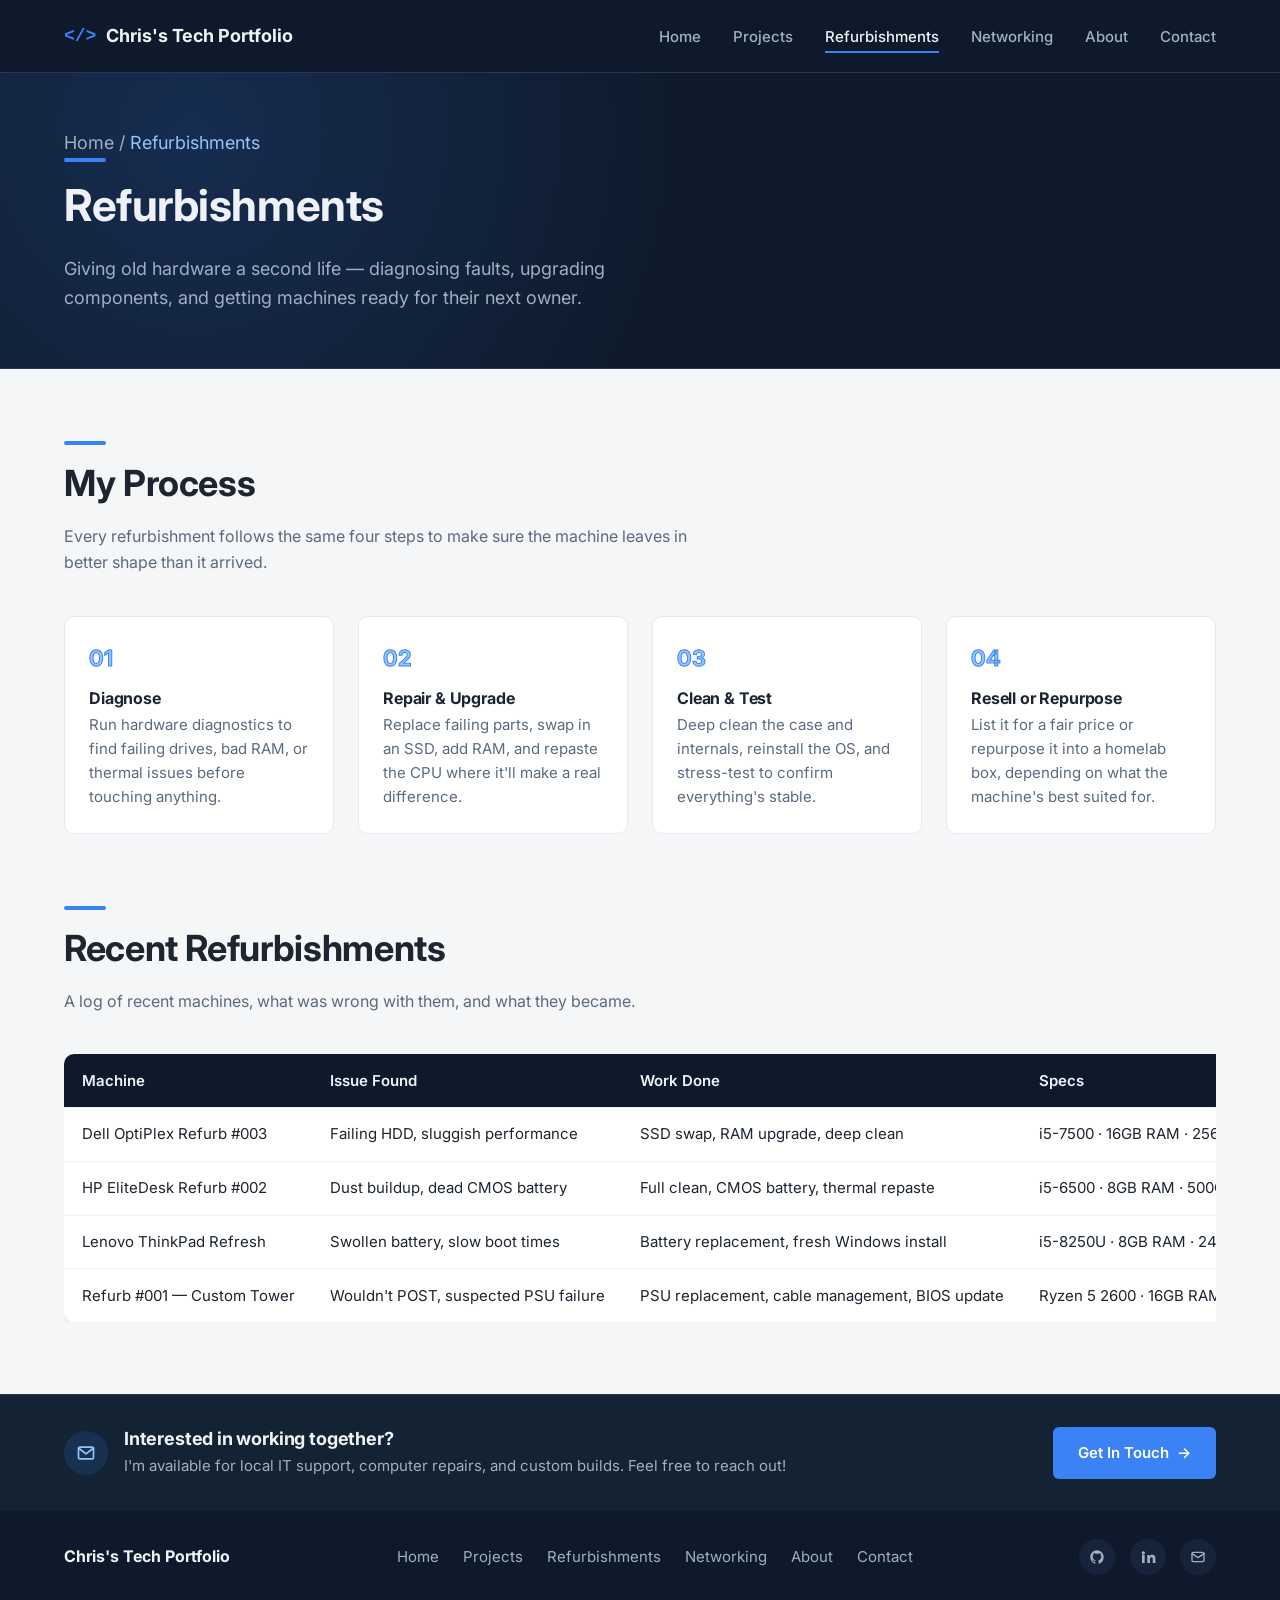
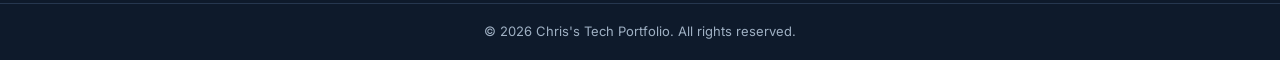
<file: refurbishments.html>
<!DOCTYPE html>
<html lang="en">
<head>
  <meta charset="UTF-8" />
  <meta name="viewport" content="width=device-width, initial-scale=1.0" />
  <title>Refurbishments | Ben's Tech Portfolio</title>
  <meta name="description" content="How Ben diagnoses, repairs, and resells refurbished computers." />
  <link rel="preconnect" href="https://fonts.googleapis.com" />
  <link rel="preconnect" href="https://fonts.gstatic.com" crossorigin />
  <link href="https://fonts.googleapis.com/css2?family=Inter:wght@400;500;600;700&display=swap" rel="stylesheet" />
  <link rel="stylesheet" href="css/style.css" />
</head>
<body data-page="refurbishments">

  <header id="navbar-placeholder" class="site-header"></header>

  <main>

    <section class="page-banner">
      <div class="container">
        <p class="breadcrumb"><a href="index.html">Home</a> / <span>Refurbishments</span></p>
        <div class="eyebrow-rule" aria-hidden="true"></div>
        <h1>Refurbishments</h1>
        <p>Giving old hardware a second life — diagnosing faults, upgrading components, and getting machines ready for their next owner.</p>
      </div>
    </section>

    <!-- ============ PROCESS ============ -->
    <section class="section">
      <div class="container">
        <div class="section-heading">
          <div class="eyebrow-rule" aria-hidden="true"></div>
          <h2>My Process</h2>
          <p>Every refurbishment follows the same four steps to make sure the machine leaves in better shape than it arrived.</p>
        </div>

        <div class="process-steps">
          <div class="process-step">
            <div class="step-number">01</div>
            <h3>Diagnose</h3>
            <p>Run hardware diagnostics to find failing drives, bad RAM, or thermal issues before touching anything.</p>
          </div>
          <div class="process-step">
            <div class="step-number">02</div>
            <h3>Repair &amp; Upgrade</h3>
            <p>Replace failing parts, swap in an SSD, add RAM, and repaste the CPU where it'll make a real difference.</p>
          </div>
          <div class="process-step">
            <div class="step-number">03</div>
            <h3>Clean &amp; Test</h3>
            <p>Deep clean the case and internals, reinstall the OS, and stress-test to confirm everything's stable.</p>
          </div>
          <div class="process-step">
            <div class="step-number">04</div>
            <h3>Resell or Repurpose</h3>
            <p>List it for a fair price or repurpose it into a homelab box, depending on what the machine's best suited for.</p>
          </div>
        </div>
      </div>
    </section>

    <!-- ============ RECENT REFURBS ============ -->
    <section class="section" style="padding-top:0;">
      <div class="container">
        <div class="section-heading">
          <div class="eyebrow-rule" aria-hidden="true"></div>
          <h2>Recent Refurbishments</h2>
          <p>A log of recent machines, what was wrong with them, and what they became.</p>
        </div>

        <div class="spec-table-wrap">
          <table class="spec-table">
            <thead>
              <tr>
                <th>Machine</th>
                <th>Issue Found</th>
                <th>Work Done</th>
                <th>Specs</th>
                <th>Outcome</th>
              </tr>
            </thead>
            <tbody>
              <tr>
                <td>Dell OptiPlex Refurb #003</td>
                <td>Failing HDD, sluggish performance</td>
                <td>SSD swap, RAM upgrade, deep clean</td>
                <td>i5-7500 &middot; 16GB RAM &middot; 256GB SSD</td>
                <td>Sold locally</td>
              </tr>
              <tr>
                <td>HP EliteDesk Refurb #002</td>
                <td>Dust buildup, dead CMOS battery</td>
                <td>Full clean, CMOS battery, thermal repaste</td>
                <td>i5-6500 &middot; 8GB RAM &middot; 500GB HDD</td>
                <td>Sold to local buyer</td>
              </tr>
              <tr>
                <td>Lenovo ThinkPad Refresh</td>
                <td>Swollen battery, slow boot times</td>
                <td>Battery replacement, fresh Windows install</td>
                <td>i5-8250U &middot; 8GB RAM &middot; 240GB SSD</td>
                <td>Donated to local family</td>
              </tr>
              <tr>
                <td>Refurb #001 &mdash; Custom Tower</td>
                <td>Wouldn't POST, suspected PSU failure</td>
                <td>PSU replacement, cable management, BIOS update</td>
                <td>Ryzen 5 2600 &middot; 16GB RAM &middot; 1TB HDD</td>
                <td>Repurposed as home server</td>
              </tr>
            </tbody>
          </table>
        </div>
      </div>
    </section>

  </main>

  <div id="footer-placeholder"></div>

  <script src="js/include.js"></script>
  <script src="js/main.js"></script>
</body>
</html>
</file>
<file: css/style.css>
/* =========================================================
   Ben's Tech Portfolio — Stylesheet
   Table of contents:
   1. Design tokens (variables)
   2. Reset & base styles
   3. Layout helpers
   4. Buttons & badges
   5. Navbar
   6. Footer & CTA banner
   7. Page header banner (inner pages)
   8. Home — hero
   9. Home — services strip
   10. Project cards & grid
   11. Filter bar (Projects page)
   12. About page
   13. Networking page
   14. Refurbishments page
   15. Contact page
   16. Utilities & animations
   17. Responsive
   ========================================================= */

/* ---------- 1. Design tokens ---------- */
:root {
  /* colors */
  --color-navy-900: #0e1a2b;
  --color-navy-800: #142334;
  --color-navy-700: #16233a;
  --color-navy-600: #1c2c46;
  --color-border-dark: #26374f;

  --color-accent: #3b82f6;
  --color-accent-dark: #2563eb;
  --color-accent-light: #93c5fd;

  --color-bg: #f5f6f8;
  --color-surface: #ffffff;
  --color-text: #1c2530;
  --color-text-muted: #5b6b7f;

  --color-text-on-dark: #eef2f7;
  --color-text-on-dark-muted: #9fb0c3;

  /* typography */
  --font-base: "Inter", -apple-system, BlinkMacSystemFont, "Segoe UI", Roboto, sans-serif;
  --fs-xs: 0.8125rem;
  --fs-sm: 0.9375rem;
  --fs-base: 1rem;
  --fs-lg: 1.125rem;
  --fs-xl: 1.375rem;
  --fs-2xl: 1.75rem;
  --fs-3xl: 2.25rem;
  --fs-4xl: 2.75rem;

  /* layout */
  --container-width: 1200px;
  --radius-sm: 6px;
  --radius-md: 10px;
  --radius-lg: 16px;
  --shadow-card: 0 12px 24px -12px rgba(14, 26, 43, 0.35);
  --shadow-soft: 0 2px 10px rgba(14, 26, 43, 0.08);
  --transition: 180ms ease;
}

/* ---------- 2. Reset & base ---------- */
*,
*::before,
*::after {
  box-sizing: border-box;
}

html {
  scroll-behavior: smooth;
}

body {
  margin: 0;
  font-family: var(--font-base);
  font-size: var(--fs-base);
  color: var(--color-text);
  background-color: var(--color-bg);
  line-height: 1.6;
  -webkit-font-smoothing: antialiased;
}

img {
  max-width: 100%;
  display: block;
}

a {
  color: inherit;
  text-decoration: none;
}

ul {
  margin: 0;
  padding: 0;
  list-style: none;
}

h1, h2, h3, h4 {
  margin: 0 0 0.5em;
  line-height: 1.25;
  font-weight: 700;
  letter-spacing: -0.01em;
}

p {
  margin: 0 0 1em;
}

button {
  font-family: inherit;
  cursor: pointer;
}

/* Focus visibility for accessibility */
a:focus-visible,
button:focus-visible,
input:focus-visible,
textarea:focus-visible {
  outline: 2px solid var(--color-accent);
  outline-offset: 2px;
}

@media (prefers-reduced-motion: reduce) {
  * {
    animation: none !important;
    transition: none !important;
    scroll-behavior: auto !important;
  }
}

/* ---------- 3. Layout helpers ---------- */
.container {
  width: 100%;
  max-width: var(--container-width);
  margin-inline: auto;
  padding-inline: 1.5rem;
}

.section {
  padding-block: 4.5rem;
}

.section-heading {
  max-width: 640px;
  margin-bottom: 2.5rem;
}

.section-heading .eyebrow-rule {
  width: 42px;
  height: 4px;
  background: var(--color-accent);
  border-radius: 4px;
  margin-bottom: 1rem;
}

.section-heading h2 {
  font-size: var(--fs-3xl);
  color: var(--color-text);
}

.section-heading p {
  color: var(--color-text-muted);
  margin-bottom: 0;
}

.section-heading-row {
  display: flex;
  justify-content: space-between;
  align-items: flex-end;
  gap: 1.5rem;
  flex-wrap: wrap;
}

.text-link {
  color: var(--color-accent);
  font-weight: 600;
  white-space: nowrap;
}

.text-link:hover {
  color: var(--color-accent-dark);
}

/* ---------- 4. Buttons & badges ---------- */
.btn {
  display: inline-flex;
  align-items: center;
  gap: 0.5rem;
  padding: 0.8rem 1.5rem;
  border-radius: var(--radius-sm);
  font-weight: 600;
  font-size: var(--fs-sm);
  border: 1px solid transparent;
  transition: background-color var(--transition), color var(--transition), border-color var(--transition), transform var(--transition);
  white-space: nowrap;
}

.btn:hover {
  transform: translateY(-1px);
}

.btn-primary {
  background-color: var(--color-accent);
  color: #ffffff;
}

.btn-primary:hover {
  background-color: var(--color-accent-dark);
  color: #ffffff;
}

.btn-outline {
  background-color: transparent;
  color: var(--color-text-on-dark);
  border-color: rgba(238, 242, 247, 0.35);
}

.btn-outline:hover {
  background-color: rgba(238, 242, 247, 0.1);
  border-color: rgba(238, 242, 247, 0.6);
}

.btn-outline-dark {
  background-color: transparent;
  color: var(--color-text);
  border-color: var(--color-border-dark);
}

.btn-outline-dark:hover {
  background-color: var(--color-navy-900);
  color: #fff;
  border-color: var(--color-navy-900);
}

.badge {
  display: inline-block;
  padding: 0.25rem 0.7rem;
  border-radius: 999px;
  font-size: var(--fs-xs);
  font-weight: 600;
  background-color: var(--color-accent);
  color: #ffffff;
}

/* ---------- 5. Navbar ---------- */
.site-header {
  background-color: var(--color-navy-900);
  position: sticky;
  top: 0;
  z-index: 100;
  border-bottom: 1px solid var(--color-border-dark);
}

.header-inner {
  display: flex;
  align-items: center;
  justify-content: space-between;
  height: 72px;
}

.logo {
  display: flex;
  align-items: center;
  gap: 0.6rem;
  font-size: var(--fs-lg);
  font-weight: 700;
  color: var(--color-text-on-dark);
}

.logo-icon {
  color: var(--color-accent);
  font-family: "SFMono-Regular", Consolas, monospace;
}

.logo-text strong {
  font-weight: 700;
}

.main-nav .nav-list {
  display: flex;
  gap: 2rem;
}

.main-nav .nav-list a {
  color: var(--color-text-on-dark-muted);
  font-weight: 500;
  font-size: var(--fs-sm);
  padding-block: 0.35rem;
  border-bottom: 2px solid transparent;
  transition: color var(--transition), border-color var(--transition);
}

.main-nav .nav-list a:hover {
  color: var(--color-text-on-dark);
}

.main-nav .nav-list a.active {
  color: var(--color-text-on-dark);
  border-bottom-color: var(--color-accent);
}

.nav-toggle {
  display: none;
  flex-direction: column;
  justify-content: center;
  gap: 5px;
  width: 34px;
  height: 34px;
  background: none;
  border: none;
  padding: 0;
}

.nav-toggle span {
  display: block;
  height: 2px;
  background-color: var(--color-text-on-dark);
  border-radius: 2px;
  transition: transform var(--transition), opacity var(--transition);
}

.nav-toggle[aria-expanded="true"] span:nth-child(1) {
  transform: translateY(7px) rotate(45deg);
}

.nav-toggle[aria-expanded="true"] span:nth-child(2) {
  opacity: 0;
}

.nav-toggle[aria-expanded="true"] span:nth-child(3) {
  transform: translateY(-7px) rotate(-45deg);
}

/* ---------- 6. Footer & CTA banner ---------- */
.cta-banner {
  background-color: var(--color-navy-800);
  border-top: 1px solid var(--color-border-dark);
}

.cta-inner {
  display: flex;
  align-items: center;
  justify-content: space-between;
  gap: 1.5rem;
  flex-wrap: wrap;
  padding-block: 2rem;
}

.cta-text {
  display: flex;
  align-items: center;
  gap: 1rem;
}

.cta-icon {
  display: flex;
  align-items: center;
  justify-content: center;
  width: 44px;
  height: 44px;
  flex-shrink: 0;
  border-radius: 50%;
  background-color: rgba(59, 130, 246, 0.15);
  color: var(--color-accent-light);
  font-size: 1.2rem;
}

.cta-text h3 {
  font-size: var(--fs-lg);
  color: var(--color-text-on-dark);
  margin-bottom: 0.2rem;
}

.cta-text p {
  color: var(--color-text-on-dark-muted);
  font-size: var(--fs-sm);
  margin-bottom: 0;
}

.site-footer {
  background-color: var(--color-navy-900);
}

.footer-inner {
  display: flex;
  align-items: center;
  justify-content: space-between;
  gap: 1.5rem;
  flex-wrap: wrap;
  padding-block: 1.75rem;
}

.footer-brand {
  color: var(--color-text-on-dark);
  font-weight: 700;
}

.footer-nav {
  display: flex;
  gap: 1.5rem;
  flex-wrap: wrap;
}

.footer-nav a {
  color: var(--color-text-on-dark-muted);
  font-size: var(--fs-sm);
}

.footer-nav a:hover {
  color: var(--color-text-on-dark);
}

.footer-social {
  display: flex;
  gap: 0.9rem;
}

.footer-social a {
  display: flex;
  align-items: center;
  justify-content: center;
  width: 36px;
  height: 36px;
  border-radius: 50%;
  background-color: var(--color-navy-700);
  color: var(--color-text-on-dark-muted);
  transition: background-color var(--transition), color var(--transition);
}

.footer-social a:hover {
  background-color: var(--color-accent);
  color: #fff;
}

.footer-bottom {
  border-top: 1px solid var(--color-border-dark);
  padding-block: 1.1rem;
}

.footer-bottom p {
  margin: 0;
  font-size: var(--fs-xs);
  color: var(--color-text-on-dark-muted);
  text-align: center;
}

/* ---------- 7. Page header banner (inner pages) ---------- */
.page-banner {
  background-color: var(--color-navy-900);
  background-image: radial-gradient(circle at 15% 20%, rgba(59, 130, 246, 0.18), transparent 45%);
  padding-block: 3.5rem;
  border-bottom: 1px solid var(--color-border-dark);
}

.page-banner .eyebrow-rule {
  width: 42px;
  height: 4px;
  background: var(--color-accent);
  border-radius: 4px;
  margin-bottom: 1rem;
}

.page-banner h1 {
  color: var(--color-text-on-dark);
  font-size: var(--fs-4xl);
}

.page-banner p {
  color: var(--color-text-on-dark-muted);
  max-width: 620px;
  font-size: var(--fs-lg);
  margin-bottom: 0;
}

.breadcrumb {
  font-size: var(--fs-sm);
  color: var(--color-text-on-dark-muted);
  margin-bottom: 1rem;
}

.breadcrumb a {
  color: var(--color-text-on-dark-muted);
}

.breadcrumb a:hover {
  color: var(--color-accent-light);
}

.breadcrumb span {
  color: var(--color-accent-light);
}

/* ---------- 8. Home — hero ---------- */
.hero {
  position: relative;
  overflow: hidden;
  min-height: 560px;
  display: flex;
  align-items: center;
}

.hero-bg {
  position: absolute;
  inset: 0;
  width: 100%;
  height: 100%;
  object-fit: cover;
  object-position: center;
  z-index: 0;
}

.hero-overlay {
  position: absolute;
  inset: 0;
  z-index: 1;
  /* Dark on the left where the text sits, fading out toward the photo on the right */
  background: linear-gradient(
    to right,
    rgba(9, 16, 27, 0.96) 0%,
    rgba(9, 16, 27, 0.88) 32%,
    rgba(9, 16, 27, 0.5) 58%,
    rgba(9, 16, 27, 0.1) 80%,
    rgba(9, 16, 27, 0) 100%
  );
}

.hero-inner {
  position: relative;
  z-index: 2;
  width: 100%;
  padding-block: 4.5rem;
}

.hero-content {
  max-width: 560px;
}

.hero-eyebrow {
  width: 42px;
  height: 4px;
  background: var(--color-accent);
  border-radius: 4px;
  margin-bottom: 1.25rem;
}

.hero-content h1 {
  font-size: var(--fs-4xl);
  color: var(--color-text-on-dark);
  margin-bottom: 0.3em;
}

.hero-content h1 .accent {
  color: var(--color-accent-light);
}

.hero-tagline {
  color: var(--color-accent-light);
  font-weight: 600;
  font-size: var(--fs-lg);
  margin-bottom: 1rem;
}

.hero-content p.hero-desc {
  color: var(--color-text-on-dark-muted);
  max-width: 480px;
  font-size: var(--fs-base);
}

.hero-actions {
  display: flex;
  gap: 1rem;
  margin-top: 1.75rem;
  flex-wrap: wrap;
}

.hero-scribble {
  position: absolute;
  top: 60%;
  right: 6%;
  font-family: "Segoe Script", "Brush Script MT", cursive;
  font-weight: bolder;
  color: var(--color-text-on-dark);
  font-size: 1.55rem;
  line-height: 1.3;
  text-align: right;
  text-shadow: 0 2px 10px rgba(0, 0, 0, 0.45);
  transform: rotate(-10deg);
  z-index: 3;
}

.hero-scribble .underline {
  display: block;
  width: 90px;
  height: 2px;
  background: var(--color-accent);
  margin-top: 6px;
  margin-left: auto;
}

/* ---------- 9. Home — services strip ---------- */
.services-strip {
  background-color: var(--color-navy-900);
  border-bottom: 1px solid var(--color-border-dark);
}

.services-grid {
  display: grid;
  grid-template-columns: repeat(5, 1fr);
  gap: 2rem;
  padding-block: 3rem;
}

.service-item {
  text-align: left;
}

.service-icon {
  width: 40px;
  height: 40px;
  margin-bottom: 1rem;
  color: var(--color-accent);
}

.service-item h3 {
  color: var(--color-text-on-dark);
  font-size: var(--fs-base);
  margin-bottom: 0.4em;
}

.service-item p {
  color: var(--color-text-on-dark-muted);
  font-size: var(--fs-sm);
  margin-bottom: 0;
}

/* ---------- 10. Project cards & grid ---------- */
.project-grid {
  display: grid;
  grid-template-columns: repeat(3, 1fr);
  gap: 1.75rem;
}

.project-card {
  background-color: var(--color-navy-700);
  border-radius: var(--radius-md);
  overflow: hidden;
  box-shadow: var(--shadow-card);
  display: flex;
  flex-direction: column;
  transition: transform var(--transition);
}

.project-card:hover {
  transform: translateY(-4px);
}

.project-thumb {
  aspect-ratio: 16 / 10;
  display: flex;
  align-items: center;
  justify-content: center;
  color: rgba(238, 242, 247, 0.85);
}

.project-thumb svg {
  width: 46%;
  height: 46%;
}

/* Thumbnail color variants — swap for real photos when available */
.thumb-homelab { background: linear-gradient(135deg, #1c3a5e, #14263d); }
.thumb-networking { background: linear-gradient(135deg, #123a52, #0e2436); }
.thumb-refurb { background: linear-gradient(135deg, #2a2f1a, #171a10); }
.thumb-linux { background: linear-gradient(135deg, #2a1c46, #17102a); }
.thumb-security { background: linear-gradient(135deg, #401c24, #21100f); }

.project-body {
  padding: 1.25rem 1.4rem 1.5rem;
  display: flex;
  flex-direction: column;
  gap: 0.65rem;
  flex: 1;
}

.project-body .badge {
  align-self: flex-start;
}

.project-body h3 {
  color: var(--color-text-on-dark);
  font-size: var(--fs-lg);
  margin-bottom: 0;
}

.project-body p {
  color: var(--color-text-on-dark-muted);
  font-size: var(--fs-sm);
  margin-bottom: 0;
  flex: 1;
}

.project-link {
  color: var(--color-accent-light);
  font-weight: 600;
  font-size: var(--fs-sm);
  margin-top: 0.25rem;
}

.project-link:hover {
  color: #fff;
}

/* ---------- 11. Filter bar (Projects page) ---------- */
.filter-bar {
  display: flex;
  flex-wrap: wrap;
  gap: 0.75rem;
  margin-bottom: 2.5rem;
}

.filter-btn {
  background-color: var(--color-surface);
  border: 1px solid #dde3ea;
  color: var(--color-text-muted);
  padding: 0.55rem 1.1rem;
  border-radius: 999px;
  font-size: var(--fs-sm);
  font-weight: 600;
  transition: background-color var(--transition), color var(--transition), border-color var(--transition);
}

.filter-btn:hover {
  border-color: var(--color-accent);
  color: var(--color-accent-dark);
}

.filter-btn.active {
  background-color: var(--color-navy-900);
  border-color: var(--color-navy-900);
  color: #fff;
}

.project-card[hidden] {
  display: none;
}

/* ---------- 12. About page ---------- */
.about-grid {
  display: grid;
  grid-template-columns: 300px 1fr;
  gap: 3rem;
  align-items: start;
}

.about-photo {
  border-radius: var(--radius-lg);
  overflow: hidden;
  aspect-ratio: 4 / 5;
  background: linear-gradient(160deg, var(--color-navy-700), var(--color-navy-900));
  display: flex;
  align-items: center;
  justify-content: center;
  box-shadow: var(--shadow-card);
}

.about-photo svg {
  width: 55%;
  height: 55%;
  color: var(--color-accent-light);
}

.about-intro h2 {
  font-size: var(--fs-3xl);
}

.about-intro p {
  color: var(--color-text-muted);
  max-width: 640px;
}

.skills-columns {
  display: grid;
  grid-template-columns: repeat(2, 1fr);
  gap: 1.75rem;
  margin-top: 2rem;
}

.skill-group {
  background-color: var(--color-surface);
  border: 1px solid #e6e9ee;
  border-radius: var(--radius-md);
  padding: 1.5rem;
}

.skill-group h3 {
  font-size: var(--fs-base);
  display: flex;
  align-items: center;
  gap: 0.6rem;
  margin-bottom: 0.9rem;
}

.skill-group h3 svg {
  width: 20px;
  height: 20px;
  color: var(--color-accent);
}

.skill-group ul li {
  padding-block: 0.3rem;
  color: var(--color-text-muted);
  font-size: var(--fs-sm);
  border-top: 1px solid #eef1f5;
}

.skill-group ul li:first-child {
  border-top: none;
}

.timeline {
  margin-top: 3rem;
  border-left: 2px solid #dde3ea;
  padding-left: 1.75rem;
  display: flex;
  flex-direction: column;
  gap: 1.75rem;
}

.timeline-item {
  position: relative;
}

.timeline-item::before {
  content: "";
  position: absolute;
  left: -2.28rem;
  top: 0.3rem;
  width: 12px;
  height: 12px;
  border-radius: 50%;
  background-color: var(--color-accent);
  border: 3px solid var(--color-bg);
}

.timeline-item .timeline-year {
  color: var(--color-accent-dark);
  font-weight: 700;
  font-size: var(--fs-sm);
}

.timeline-item h4 {
  margin: 0.2em 0 0.3em;
  font-size: var(--fs-base);
}

.timeline-item p {
  color: var(--color-text-muted);
  margin-bottom: 0;
  max-width: 560px;
}

/* ---------- 13. Networking page ---------- */
.network-diagram {
  background-color: var(--color-navy-900);
  border-radius: var(--radius-lg);
  padding: 2.5rem 1.5rem;
  display: flex;
  align-items: stretch;
  justify-content: space-between;
  gap: 0.5rem;
  overflow-x: auto;
}

.network-node {
  flex: 1;
  min-width: 130px;
  text-align: center;
  color: var(--color-text-on-dark);
  position: relative;
  padding-inline: 0.5rem;
}

.network-node .node-icon {
  width: 56px;
  height: 56px;
  margin-inline: auto;
  margin-bottom: 0.85rem;
  border-radius: 50%;
  background-color: var(--color-navy-700);
  border: 1px solid var(--color-border-dark);
  display: flex;
  align-items: center;
  justify-content: center;
  color: var(--color-accent-light);
}

.network-node .node-icon svg {
  width: 26px;
  height: 26px;
}

.network-node h4 {
  font-size: var(--fs-sm);
  margin-bottom: 0.25em;
  color: var(--color-text-on-dark);
}

.network-node p {
  font-size: var(--fs-xs);
  color: var(--color-text-on-dark-muted);
  margin-bottom: 0;
}

.network-node:not(:last-child)::after {
  content: "";
  position: absolute;
  top: 28px;
  left: 100%;
  width: 100%;
  height: 2px;
  background: repeating-linear-gradient(to right, var(--color-accent) 0 6px, transparent 6px 11px);
}

.network-feature-grid {
  display: grid;
  grid-template-columns: repeat(2, 1fr);
  gap: 1.5rem;
  margin-top: 2.5rem;
}

.network-feature {
  background-color: var(--color-surface);
  border: 1px solid #e6e9ee;
  border-radius: var(--radius-md);
  padding: 1.5rem;
  display: flex;
  gap: 1rem;
}

.network-feature .feature-icon {
  width: 44px;
  height: 44px;
  border-radius: var(--radius-sm);
  background-color: rgba(59, 130, 246, 0.12);
  color: var(--color-accent-dark);
  display: flex;
  align-items: center;
  justify-content: center;
  flex-shrink: 0;
}

.network-feature .feature-icon svg {
  width: 22px;
  height: 22px;
}

.network-feature h3 {
  font-size: var(--fs-base);
  margin-bottom: 0.3em;
}

.network-feature p {
  color: var(--color-text-muted);
  font-size: var(--fs-sm);
  margin-bottom: 0;
}

/* ---------- 14. Refurbishments page ---------- */
.process-steps {
  display: grid;
  grid-template-columns: repeat(4, 1fr);
  gap: 1.5rem;
}

.process-step {
  background-color: var(--color-surface);
  border: 1px solid #e6e9ee;
  border-radius: var(--radius-md);
  padding: 1.5rem;
  position: relative;
}

.process-step .step-number {
  font-size: var(--fs-xl);
  font-weight: 700;
  color: var(--color-accent-light);
  -webkit-text-stroke: 1px var(--color-accent);
  margin-bottom: 0.75rem;
}

.process-step h3 {
  font-size: var(--fs-base);
  margin-bottom: 0.3em;
}

.process-step p {
  color: var(--color-text-muted);
  font-size: var(--fs-sm);
  margin-bottom: 0;
}

.spec-table-wrap {
  overflow-x: auto;
}

.spec-table {
  width: 100%;
  border-collapse: collapse;
  background-color: var(--color-surface);
  border-radius: var(--radius-md);
  overflow: hidden;
  box-shadow: var(--shadow-soft);
}

.spec-table th,
.spec-table td {
  text-align: left;
  padding: 0.9rem 1.1rem;
  font-size: var(--fs-sm);
  border-bottom: 1px solid #eef1f5;
  white-space: nowrap;
}

.spec-table th {
  background-color: var(--color-navy-900);
  color: var(--color-text-on-dark);
  font-weight: 600;
}

.spec-table tbody tr:last-child td {
  border-bottom: none;
}

.spec-table tbody tr:hover {
  background-color: #f9fafb;
}

/* ---------- 15. Contact page ---------- */
.contact-grid {
  display: grid;
  grid-template-columns: 1.2fr 0.8fr;
  gap: 3rem;
  align-items: start;
}

.contact-form {
  background-color: var(--color-surface);
  border: 1px solid #e6e9ee;
  border-radius: var(--radius-lg);
  padding: 2rem;
  box-shadow: var(--shadow-soft);
}

.form-row {
  display: grid;
  grid-template-columns: 1fr 1fr;
  gap: 1.25rem;
}

.form-field {
  margin-bottom: 1.25rem;
}

.form-field label {
  display: block;
  font-size: var(--fs-sm);
  font-weight: 600;
  margin-bottom: 0.4rem;
}

.form-field input,
.form-field select,
.form-field textarea {
  width: 100%;
  padding: 0.75rem 0.9rem;
  border-radius: var(--radius-sm);
  border: 1px solid #dde3ea;
  font-family: inherit;
  font-size: var(--fs-sm);
  background-color: #fff;
  color: var(--color-text);
  transition: border-color var(--transition);
}

.form-field input:focus,
.form-field select:focus,
.form-field textarea:focus {
  border-color: var(--color-accent);
  outline: none;
}

.form-field textarea {
  resize: vertical;
  min-height: 140px;
}

.form-field .field-error {
  display: none;
  color: #dc2626;
  font-size: var(--fs-xs);
  margin-top: 0.35rem;
}

.form-field.has-error input,
.form-field.has-error textarea {
  border-color: #dc2626;
}

.form-field.has-error .field-error {
  display: block;
}

.form-status {
  margin-top: 1rem;
  padding: 0.9rem 1.1rem;
  border-radius: var(--radius-sm);
  font-size: var(--fs-sm);
  display: none;
}

.form-status.visible {
  display: block;
}

.form-status.success {
  background-color: #ecfdf5;
  color: #047857;
  border: 1px solid #a7f3d0;
}

.contact-info {
  display: flex;
  flex-direction: column;
  gap: 1.5rem;
}

.contact-info-card {
  background-color: var(--color-navy-900);
  color: var(--color-text-on-dark);
  border-radius: var(--radius-lg);
  padding: 1.75rem;
}

.contact-info-item {
  display: flex;
  gap: 1rem;
  align-items: flex-start;
  margin-bottom: 1.25rem;
}

.contact-info-item:last-child {
  margin-bottom: 0;
}

.contact-info-item .info-icon {
  width: 40px;
  height: 40px;
  border-radius: 50%;
  background-color: rgba(59, 130, 246, 0.18);
  color: var(--color-accent-light);
  display: flex;
  align-items: center;
  justify-content: center;
  flex-shrink: 0;
}

.contact-info-item .info-icon svg {
  width: 18px;
  height: 18px;
}

.contact-info-item h4 {
  font-size: var(--fs-sm);
  margin-bottom: 0.2em;
  color: var(--color-text-on-dark);
}

.contact-info-item p {
  font-size: var(--fs-sm);
  color: var(--color-text-on-dark-muted);
  margin-bottom: 0;
}

.availability-card {
  border: 1px solid #e6e9ee;
  border-radius: var(--radius-lg);
  padding: 1.75rem;
}

.availability-card h4 {
  font-size: var(--fs-base);
  margin-bottom: 0.6em;
}

.availability-card p {
  color: var(--color-text-muted);
  font-size: var(--fs-sm);
  margin-bottom: 0;
}

/* ---------- 16. Utilities ---------- */
.text-center {
  text-align: center;
}

.mt-0 { margin-top: 0; }

/* ---------- 17. Responsive ---------- */
@media (max-width: 1024px) {
  .services-grid {
    grid-template-columns: repeat(3, 1fr);
  }
  .project-grid {
    grid-template-columns: repeat(2, 1fr);
  }
  .hero {
    min-height: 460px;
  }
  .about-grid,
  .contact-grid {
    grid-template-columns: 1fr;
  }
  .process-steps {
    grid-template-columns: repeat(2, 1fr);
  }
  .network-feature-grid {
    grid-template-columns: 1fr;
  }
}

@media (max-width: 768px) {
  .main-nav {
    position: absolute;
    top: 72px;
    left: 0;
    right: 0;
    background-color: var(--color-navy-900);
    border-bottom: 1px solid var(--color-border-dark);
    max-height: 0;
    overflow: hidden;
    transition: max-height var(--transition);
  }

  .main-nav.open {
    max-height: 400px;
  }

  .main-nav .nav-list {
    flex-direction: column;
    gap: 0;
    padding: 0.5rem 1.5rem 1.5rem;
  }

  .main-nav .nav-list a {
    display: block;
    padding-block: 0.85rem;
    border-bottom: 1px solid var(--color-border-dark);
  }

  .main-nav .nav-list a.active {
    border-bottom: 1px solid var(--color-border-dark);
  }

  .nav-toggle {
    display: flex;
  }

  .services-grid {
    grid-template-columns: repeat(2, 1fr);
  }

  .project-grid {
    grid-template-columns: 1fr;
  }

  .about-grid {
    gap: 2rem;
  }

  .about-photo {
    max-width: 260px;
    margin-inline: auto;
  }

  .skills-columns {
    grid-template-columns: 1fr;
  }

  .process-steps {
    grid-template-columns: 1fr;
  }

  .form-row {
    grid-template-columns: 1fr;
  }

  .cta-inner {
    flex-direction: column;
    align-items: flex-start;
  }

  .footer-inner {
    flex-direction: column;
    text-align: center;
  }

  .hero-scribble {
    display: none;
  }

  .hero {
    min-height: 420px;
  }

  .hero-overlay {
    background: linear-gradient(
      to right,
      rgba(9, 16, 27, 0.94) 0%,
      rgba(9, 16, 27, 0.9) 60%,
      rgba(9, 16, 27, 0.75) 100%
    );
  }
}

@media (max-width: 560px) {
  .services-grid {
    grid-template-columns: 1fr;
  }
  .section {
    padding-block: 3rem;
  }
}
</file>
